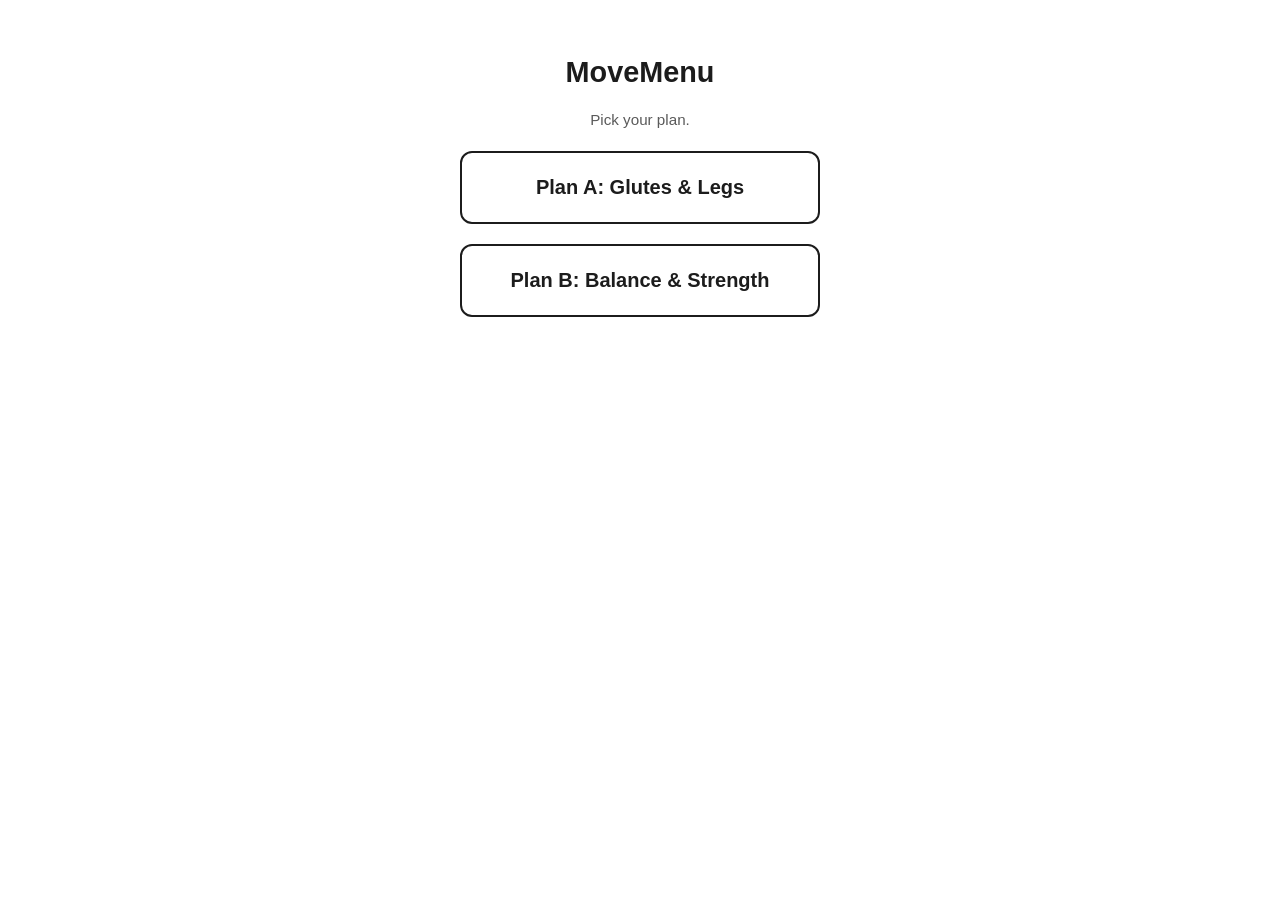
<file: index.html>
<!doctype html>
<html lang="en">
<head>
  <meta charset="utf-8">
  <meta name="viewport" content="width=device-width, initial-scale=1">
  <title>MoveMenu</title>
  <link rel="stylesheet" href="styles.css">
</head>
<body>
  <main class="splash">
    <h1>MoveMenu</h1>
    <p class="sub">Pick your plan.</p>
    <a class="plan-link" href="plan-a.html">Plan A: Glutes &amp; Legs</a>
    <a class="plan-link" href="plan-b.html">Plan B: Balance &amp; Strength</a>
  </main>
</body>
</html>
</file>
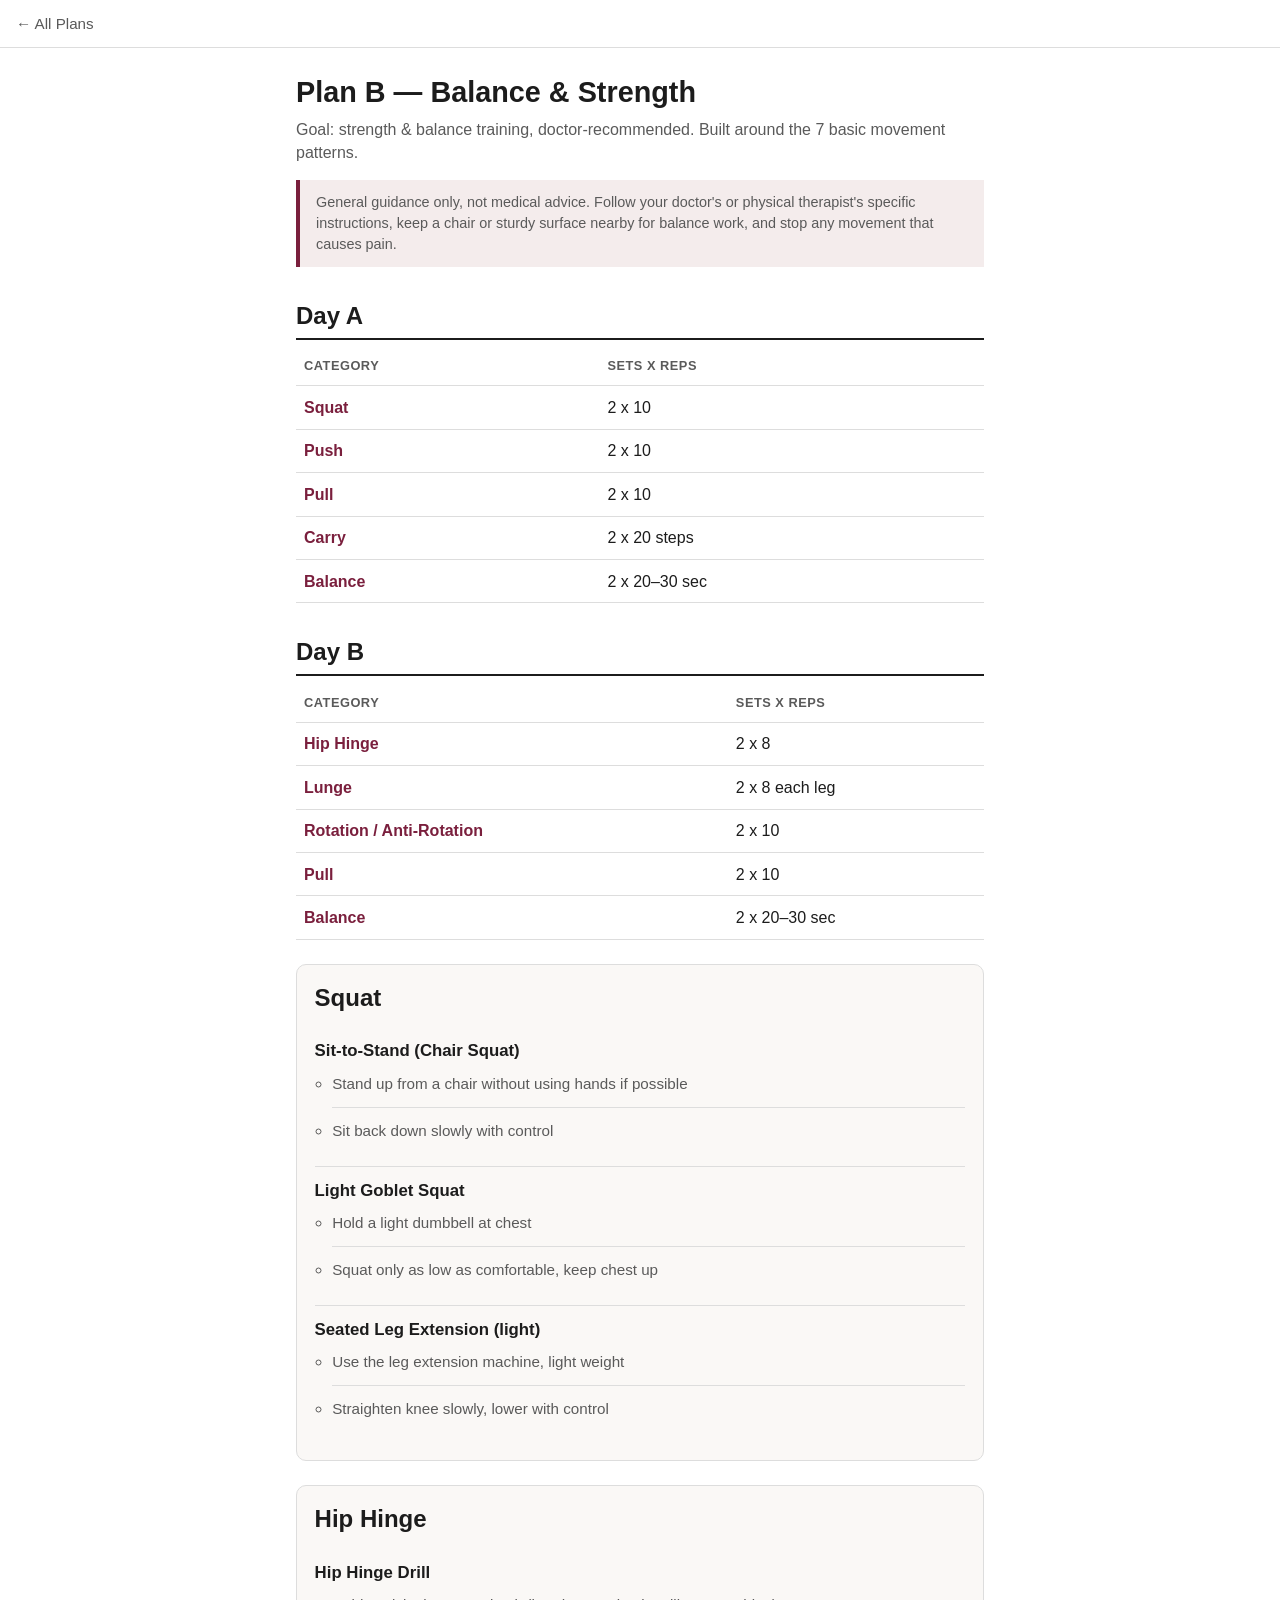
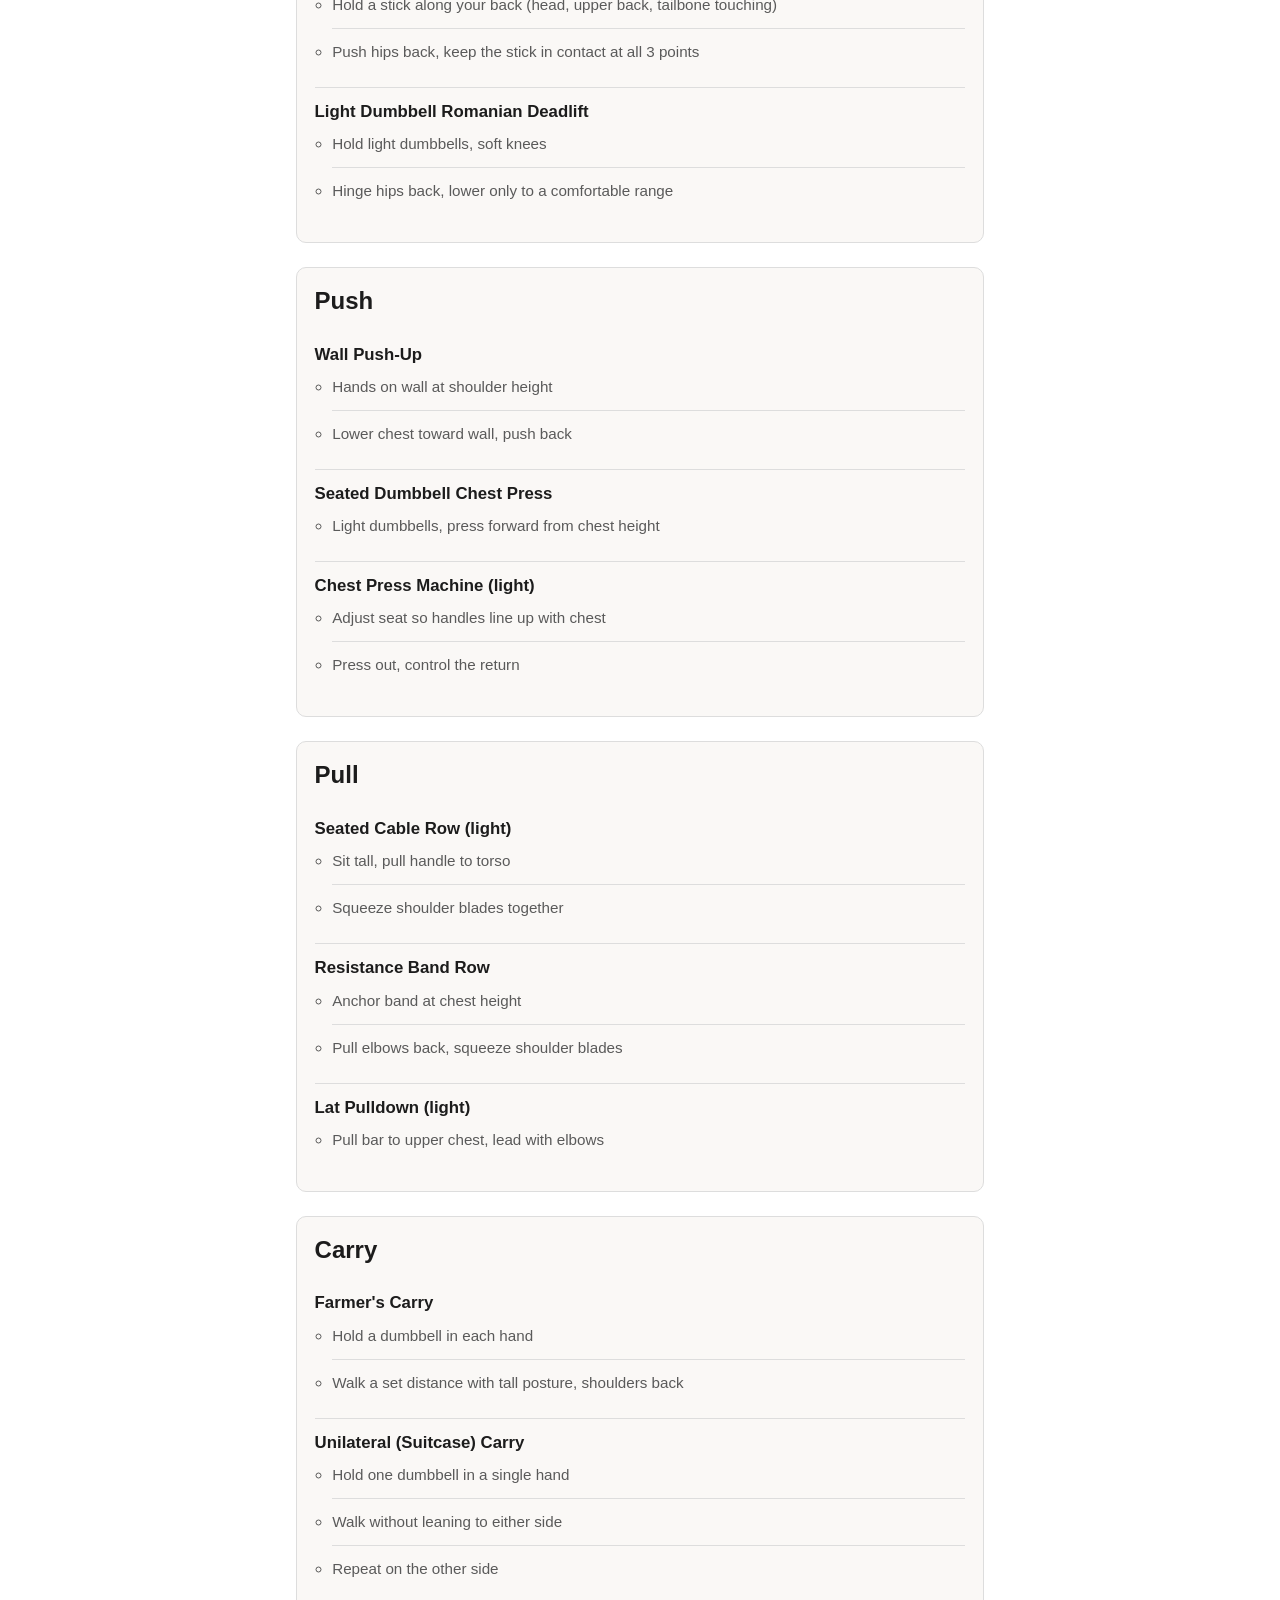
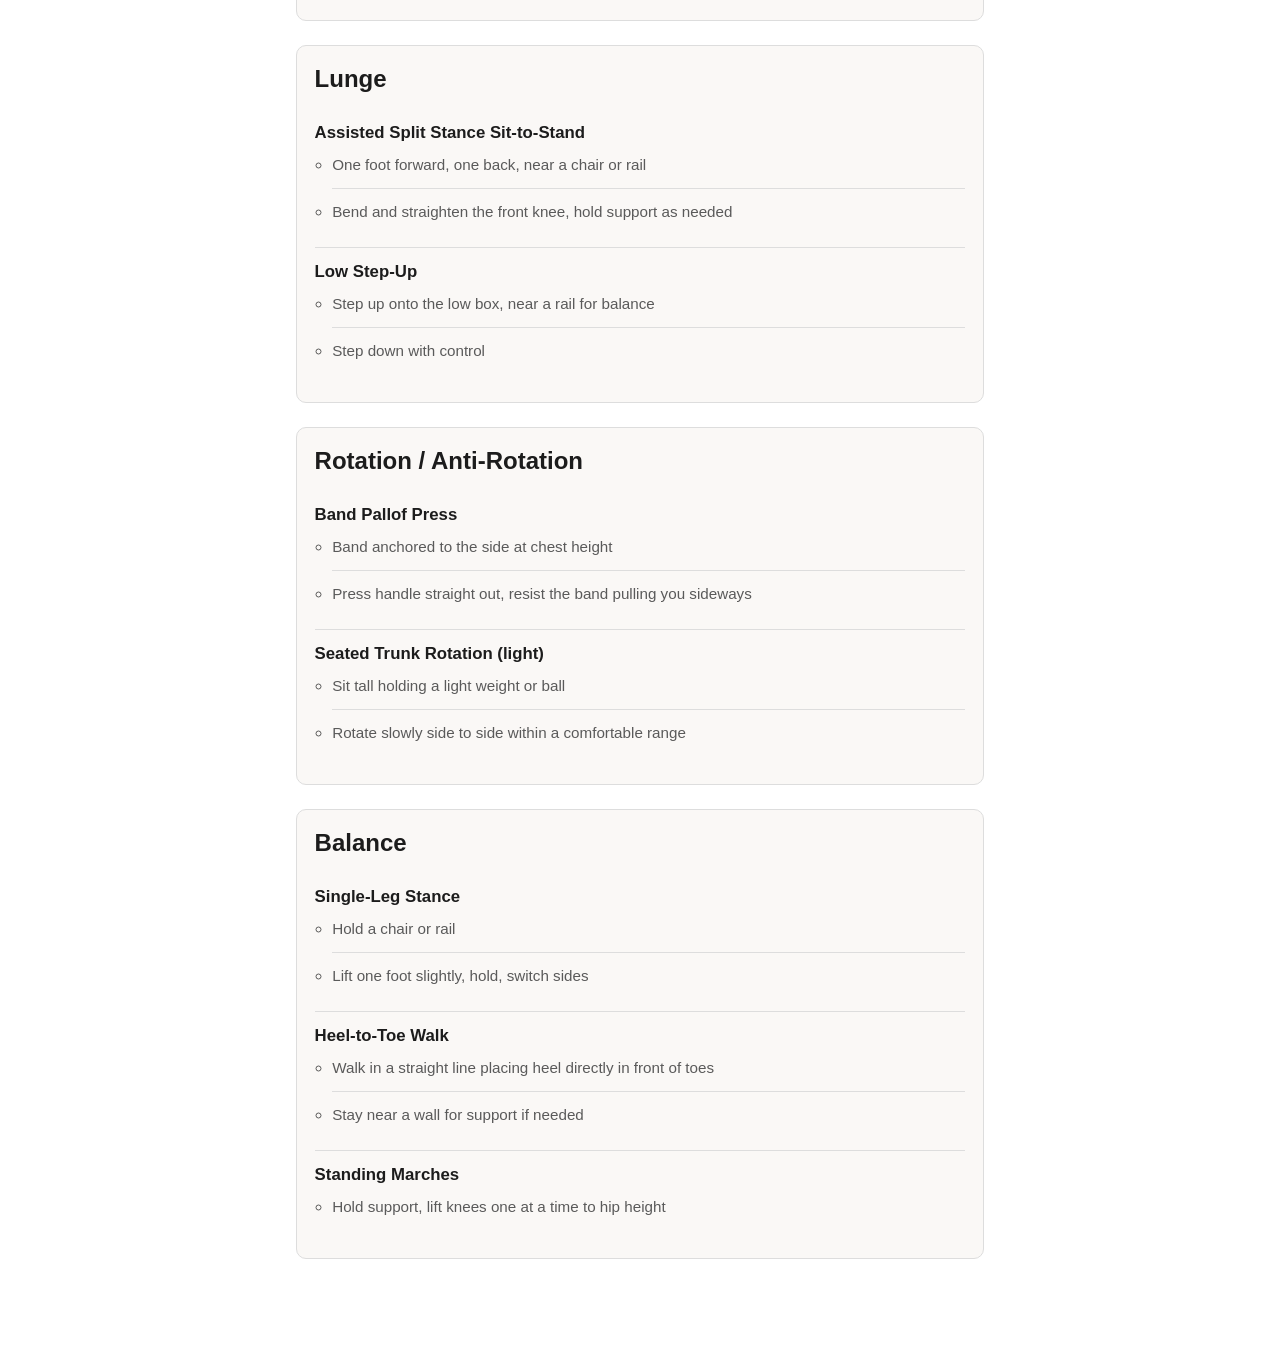
<file: balance-boss.html>
<!doctype html>
<html lang="en">
<head>
  <meta charset="utf-8">
  <meta name="viewport" content="width=device-width, initial-scale=1">
  <title>Plan B — MoveMenu</title>
  <link rel="stylesheet" href="styles.css">
</head>
<body>
  <nav class="top no-print"><a href="index.html">&larr; All Plans</a></nav>
  <main>
    <h1>Plan B — Balance &amp; Strength</h1>
    <p class="tagline">Goal: strength &amp; balance training, doctor-recommended. Built around the 7 basic movement patterns.</p>
    <div class="disclaimer">
      General guidance only, not medical advice. Follow your doctor's or physical therapist's specific instructions, keep a chair or sturdy surface nearby for balance work, and stop any movement that causes pain.
    </div>

    <h2 class="day-title">Day A</h2>
    <table class="split">
      <tr><th>Category</th><th>Sets x Reps</th></tr>
      <tr><td><a href="#squat">Squat</a></td><td>2 x 10</td></tr>
      <tr><td><a href="#push">Push</a></td><td>2 x 10</td></tr>
      <tr><td><a href="#pull">Pull</a></td><td>2 x 10</td></tr>
      <tr><td><a href="#carry">Carry</a></td><td>2 x 20 steps</td></tr>
      <tr><td><a href="#balance">Balance</a></td><td>2 x 20&ndash;30 sec</td></tr>
    </table>

    <h2 class="day-title">Day B</h2>
    <table class="split">
      <tr><th>Category</th><th>Sets x Reps</th></tr>
      <tr><td><a href="#hinge">Hip Hinge</a></td><td>2 x 8</td></tr>
      <tr><td><a href="#lunge">Lunge</a></td><td>2 x 8 each leg</td></tr>
      <tr><td><a href="#rotation">Rotation / Anti-Rotation</a></td><td>2 x 10</td></tr>
      <tr><td><a href="#pull">Pull</a></td><td>2 x 10</td></tr>
      <tr><td><a href="#balance">Balance</a></td><td>2 x 20&ndash;30 sec</td></tr>
    </table>

    <div class="card">
      <h2 id="squat">Squat</h2>
      <ul class="movement-list">
        <li>
          <h3>Sit-to-Stand (Chair Squat)</h3>
          <!-- image: none yet -->
          <ul><li>Stand up from a chair without using hands if possible</li><li>Sit back down slowly with control</li></ul>
        </li>
        <li>
          <h3>Light Goblet Squat</h3>
          <!-- image: none yet -->
          <ul><li>Hold a light dumbbell at chest</li><li>Squat only as low as comfortable, keep chest up</li></ul>
        </li>
        <li>
          <h3>Seated Leg Extension (light)</h3>
          <!-- image: none yet -->
          <ul><li>Use the leg extension machine, light weight</li><li>Straighten knee slowly, lower with control</li></ul>
        </li>
      </ul>
    </div>

    <div class="card">
      <h2 id="hinge">Hip Hinge</h2>
      <ul class="movement-list">
        <li>
          <h3>Hip Hinge Drill</h3>
          <!-- image: none yet -->
          <ul><li>Hold a stick along your back (head, upper back, tailbone touching)</li><li>Push hips back, keep the stick in contact at all 3 points</li></ul>
        </li>
        <li>
          <h3>Light Dumbbell Romanian Deadlift</h3>
          <!-- image: none yet -->
          <ul><li>Hold light dumbbells, soft knees</li><li>Hinge hips back, lower only to a comfortable range</li></ul>
        </li>
      </ul>
    </div>

    <div class="card">
      <h2 id="push">Push</h2>
      <ul class="movement-list">
        <li>
          <h3>Wall Push-Up</h3>
          <!-- image: none yet -->
          <ul><li>Hands on wall at shoulder height</li><li>Lower chest toward wall, push back</li></ul>
        </li>
        <li>
          <h3>Seated Dumbbell Chest Press</h3>
          <!-- image: none yet -->
          <ul><li>Light dumbbells, press forward from chest height</li></ul>
        </li>
        <li>
          <h3>Chest Press Machine (light)</h3>
          <!-- image: none yet -->
          <ul><li>Adjust seat so handles line up with chest</li><li>Press out, control the return</li></ul>
        </li>
      </ul>
    </div>

    <div class="card">
      <h2 id="pull">Pull</h2>
      <ul class="movement-list">
        <li>
          <h3>Seated Cable Row (light)</h3>
          <!-- image: none yet -->
          <ul><li>Sit tall, pull handle to torso</li><li>Squeeze shoulder blades together</li></ul>
        </li>
        <li>
          <h3>Resistance Band Row</h3>
          <!-- image: none yet -->
          <ul><li>Anchor band at chest height</li><li>Pull elbows back, squeeze shoulder blades</li></ul>
        </li>
        <li>
          <h3>Lat Pulldown (light)</h3>
          <!-- image: none yet -->
          <ul><li>Pull bar to upper chest, lead with elbows</li></ul>
        </li>
      </ul>
    </div>

    <div class="card">
      <h2 id="carry">Carry</h2>
      <ul class="movement-list">
        <li>
          <h3>Farmer's Carry</h3>
          <!-- image: none yet -->
          <ul><li>Hold a dumbbell in each hand</li><li>Walk a set distance with tall posture, shoulders back</li></ul>
        </li>
        <li>
          <h3>Unilateral (Suitcase) Carry</h3>
          <!-- image: none yet -->
          <ul><li>Hold one dumbbell in a single hand</li><li>Walk without leaning to either side</li><li>Repeat on the other side</li></ul>
        </li>
      </ul>
    </div>

    <div class="card">
      <h2 id="lunge">Lunge</h2>
      <ul class="movement-list">
        <li>
          <h3>Assisted Split Stance Sit-to-Stand</h3>
          <!-- image: none yet -->
          <ul><li>One foot forward, one back, near a chair or rail</li><li>Bend and straighten the front knee, hold support as needed</li></ul>
        </li>
        <li>
          <h3>Low Step-Up</h3>
          <!-- image: none yet -->
          <ul><li>Step up onto the low box, near a rail for balance</li><li>Step down with control</li></ul>
        </li>
      </ul>
    </div>

    <div class="card">
      <h2 id="rotation">Rotation / Anti-Rotation</h2>
      <ul class="movement-list">
        <li>
          <h3>Band Pallof Press</h3>
          <!-- image: none yet -->
          <ul><li>Band anchored to the side at chest height</li><li>Press handle straight out, resist the band pulling you sideways</li></ul>
        </li>
        <li>
          <h3>Seated Trunk Rotation (light)</h3>
          <!-- image: none yet -->
          <ul><li>Sit tall holding a light weight or ball</li><li>Rotate slowly side to side within a comfortable range</li></ul>
        </li>
      </ul>
    </div>

    <div class="card">
      <h2 id="balance">Balance</h2>
      <ul class="movement-list">
        <li>
          <h3>Single-Leg Stance</h3>
          <!-- image: none yet -->
          <ul><li>Hold a chair or rail</li><li>Lift one foot slightly, hold, switch sides</li></ul>
        </li>
        <li>
          <h3>Heel-to-Toe Walk</h3>
          <!-- image: none yet -->
          <ul><li>Walk in a straight line placing heel directly in front of toes</li><li>Stay near a wall for support if needed</li></ul>
        </li>
        <li>
          <h3>Standing Marches</h3>
          <!-- image: none yet -->
          <ul><li>Hold support, lift knees one at a time to hip height</li></ul>
        </li>
      </ul>
    </div>

  </main>
</body>
</html>
</file>
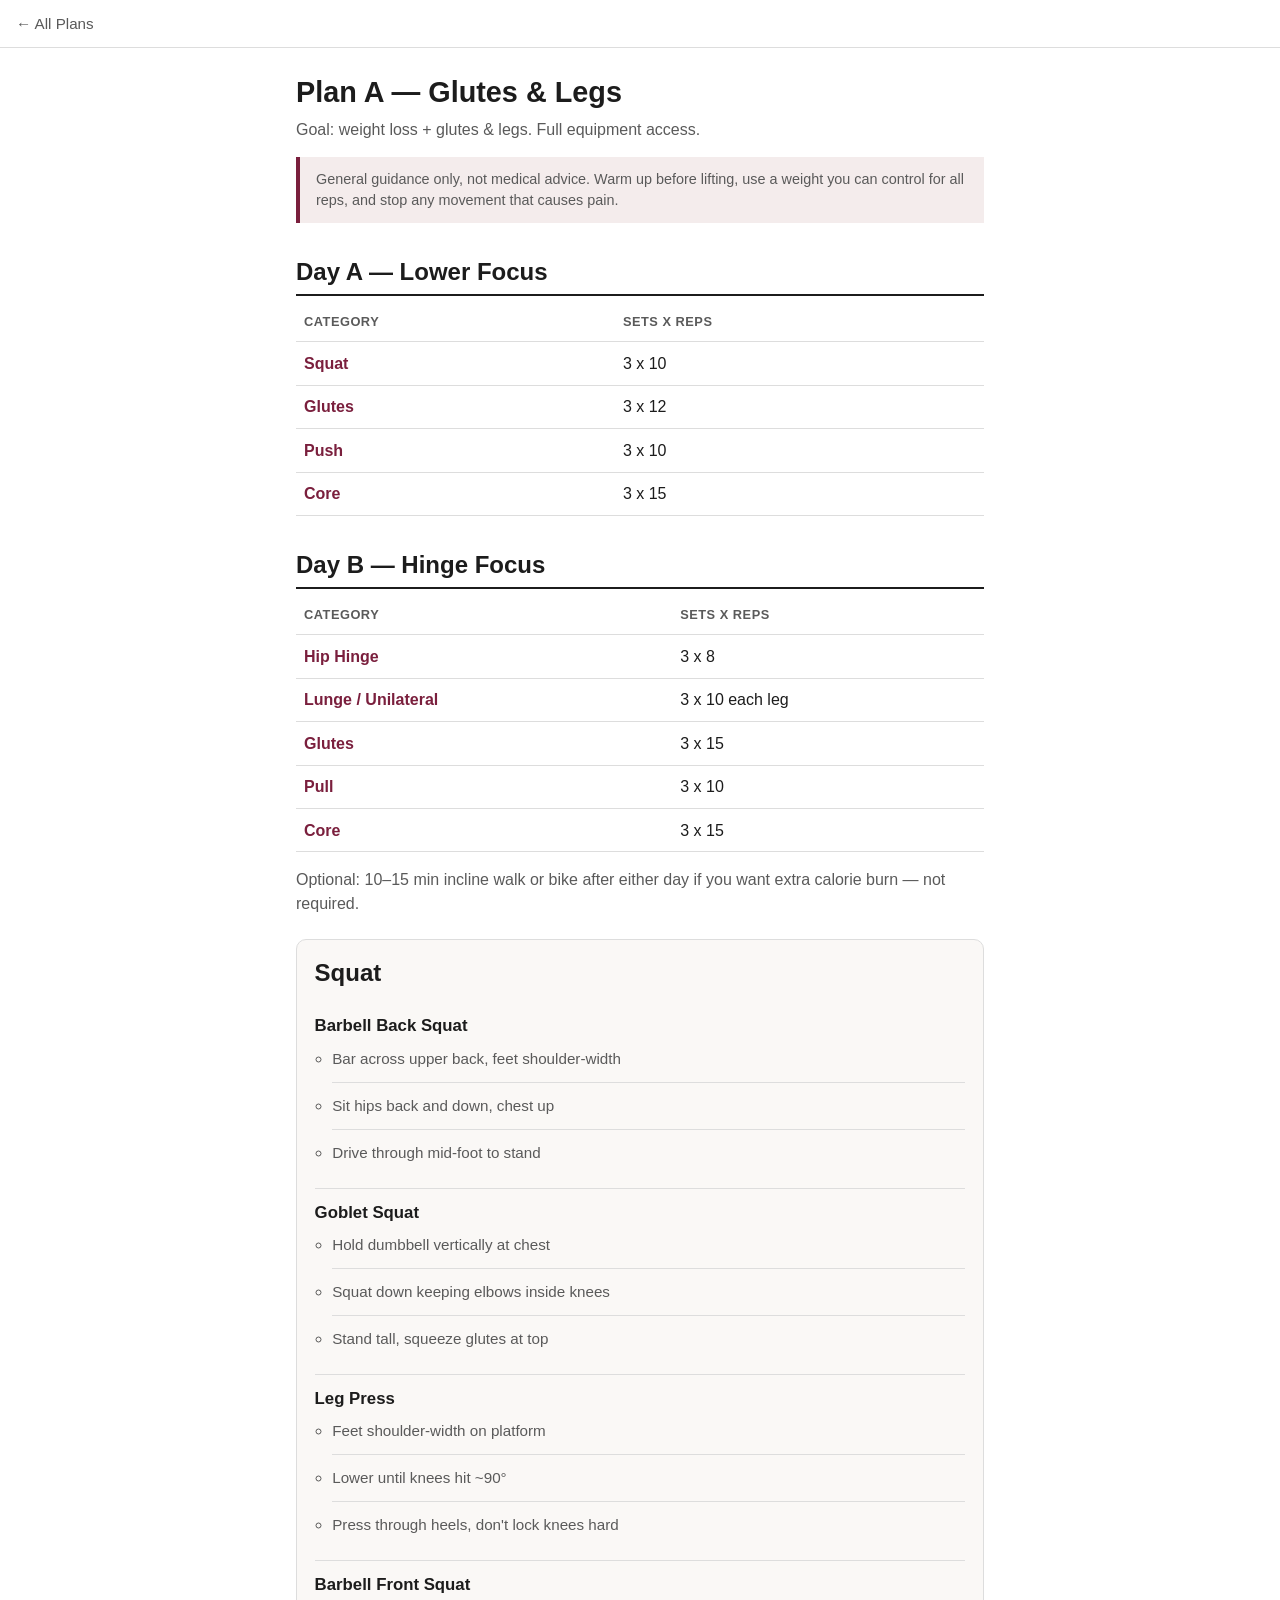
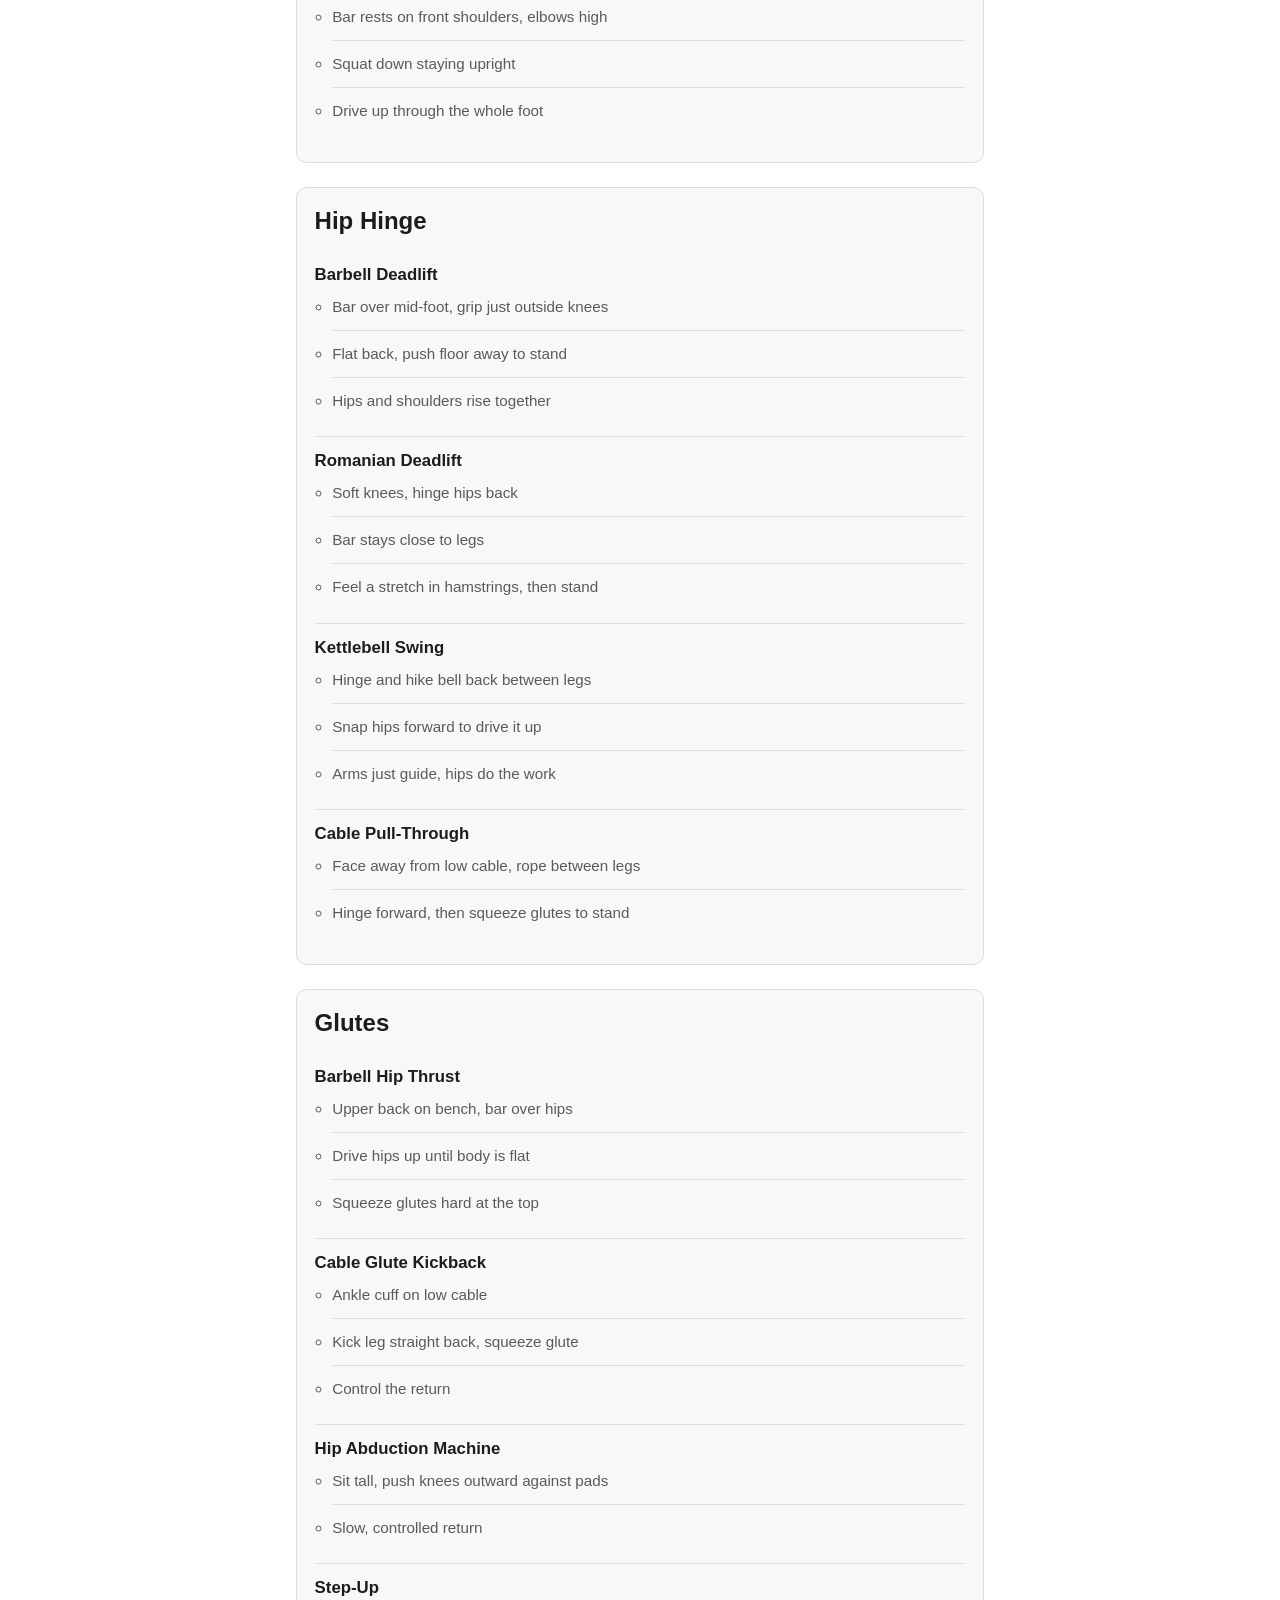
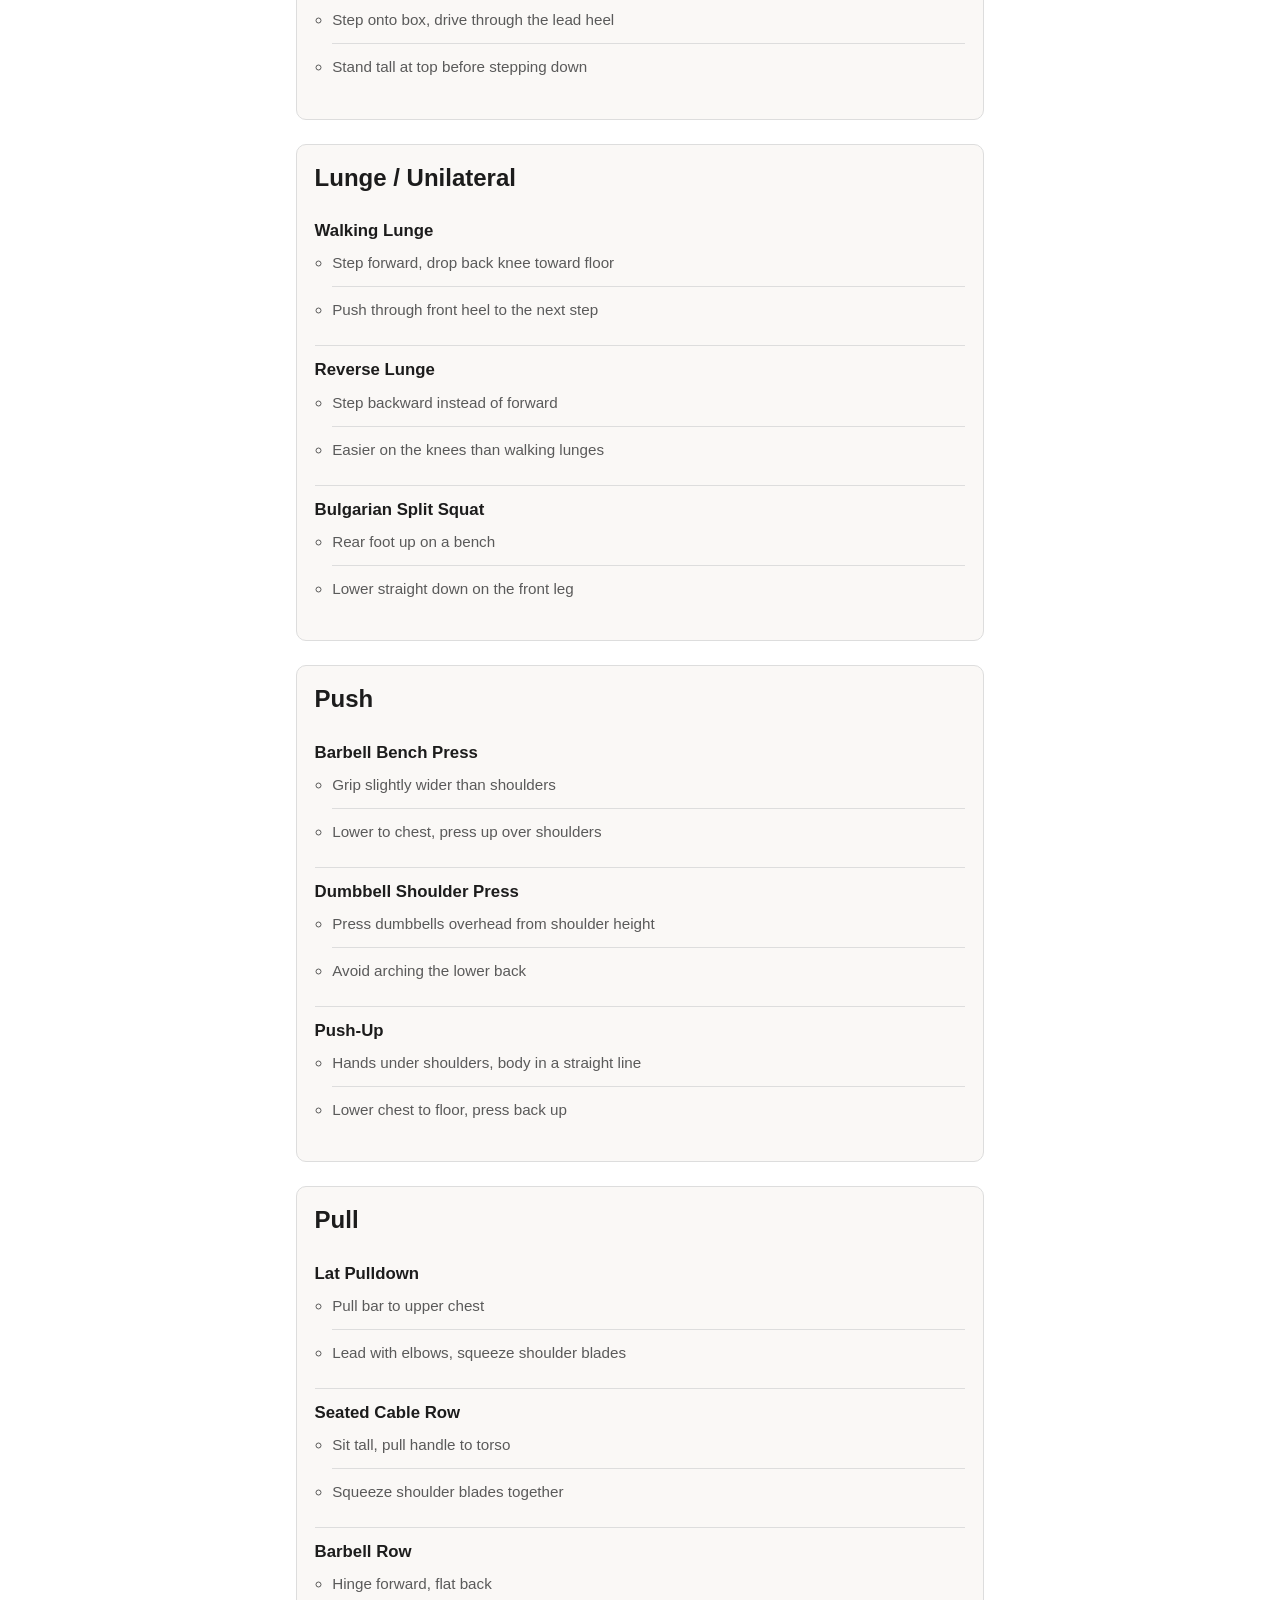
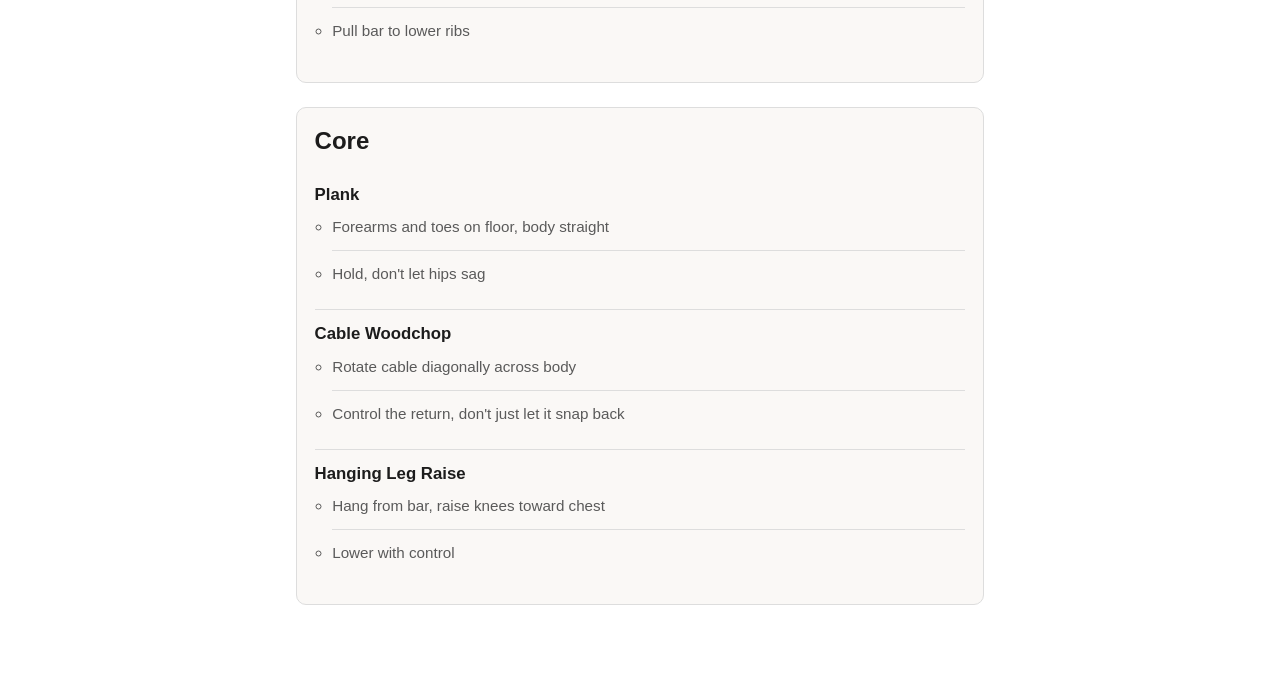
<file: glute-general.html>
<!doctype html>
<html lang="en">
<head>
  <meta charset="utf-8">
  <meta name="viewport" content="width=device-width, initial-scale=1">
  <title>Plan A — MoveMenu</title>
  <link rel="stylesheet" href="styles.css">
</head>
<body>
  <nav class="top no-print"><a href="index.html">&larr; All Plans</a></nav>
  <main>
    <h1>Plan A — Glutes &amp; Legs</h1>
    <p class="tagline">Goal: weight loss + glutes &amp; legs. Full equipment access.</p>
    <div class="disclaimer">
      General guidance only, not medical advice. Warm up before lifting, use a weight you can control for all reps, and stop any movement that causes pain.
    </div>

    <h2 class="day-title">Day A — Lower Focus</h2>
    <table class="split">
      <tr><th>Category</th><th>Sets x Reps</th></tr>
      <tr><td><a href="#squat">Squat</a></td><td>3 x 10</td></tr>
      <tr><td><a href="#glutes">Glutes</a></td><td>3 x 12</td></tr>
      <tr><td><a href="#push">Push</a></td><td>3 x 10</td></tr>
      <tr><td><a href="#core">Core</a></td><td>3 x 15</td></tr>
    </table>

    <h2 class="day-title">Day B — Hinge Focus</h2>
    <table class="split">
      <tr><th>Category</th><th>Sets x Reps</th></tr>
      <tr><td><a href="#hinge">Hip Hinge</a></td><td>3 x 8</td></tr>
      <tr><td><a href="#lunge">Lunge / Unilateral</a></td><td>3 x 10 each leg</td></tr>
      <tr><td><a href="#glutes">Glutes</a></td><td>3 x 15</td></tr>
      <tr><td><a href="#pull">Pull</a></td><td>3 x 10</td></tr>
      <tr><td><a href="#core">Core</a></td><td>3 x 15</td></tr>
    </table>

    <p class="tagline">Optional: 10&ndash;15 min incline walk or bike after either day if you want extra calorie burn — not required.</p>

    <div class="card">
      <h2 id="squat">Squat</h2>
      <ul class="movement-list">
        <li>
          <h3>Barbell Back Squat</h3>
          <!-- image: none yet -->
          <ul><li>Bar across upper back, feet shoulder-width</li><li>Sit hips back and down, chest up</li><li>Drive through mid-foot to stand</li></ul>
        </li>
        <li>
          <h3>Goblet Squat</h3>
          <!-- image: none yet -->
          <ul><li>Hold dumbbell vertically at chest</li><li>Squat down keeping elbows inside knees</li><li>Stand tall, squeeze glutes at top</li></ul>
        </li>
        <li>
          <h3>Leg Press</h3>
          <!-- image: none yet -->
          <ul><li>Feet shoulder-width on platform</li><li>Lower until knees hit ~90&deg;</li><li>Press through heels, don't lock knees hard</li></ul>
        </li>
        <li>
          <h3>Barbell Front Squat</h3>
          <!-- image: none yet -->
          <ul><li>Bar rests on front shoulders, elbows high</li><li>Squat down staying upright</li><li>Drive up through the whole foot</li></ul>
        </li>
      </ul>
    </div>

    <div class="card">
      <h2 id="hinge">Hip Hinge</h2>
      <ul class="movement-list">
        <li>
          <h3>Barbell Deadlift</h3>
          <!-- image: none yet -->
          <ul><li>Bar over mid-foot, grip just outside knees</li><li>Flat back, push floor away to stand</li><li>Hips and shoulders rise together</li></ul>
        </li>
        <li>
          <h3>Romanian Deadlift</h3>
          <!-- image: none yet -->
          <ul><li>Soft knees, hinge hips back</li><li>Bar stays close to legs</li><li>Feel a stretch in hamstrings, then stand</li></ul>
        </li>
        <li>
          <h3>Kettlebell Swing</h3>
          <!-- image: none yet -->
          <ul><li>Hinge and hike bell back between legs</li><li>Snap hips forward to drive it up</li><li>Arms just guide, hips do the work</li></ul>
        </li>
        <li>
          <h3>Cable Pull-Through</h3>
          <!-- image: none yet -->
          <ul><li>Face away from low cable, rope between legs</li><li>Hinge forward, then squeeze glutes to stand</li></ul>
        </li>
      </ul>
    </div>

    <div class="card">
      <h2 id="glutes">Glutes</h2>
      <ul class="movement-list">
        <li>
          <h3>Barbell Hip Thrust</h3>
          <!-- image: none yet -->
          <ul><li>Upper back on bench, bar over hips</li><li>Drive hips up until body is flat</li><li>Squeeze glutes hard at the top</li></ul>
        </li>
        <li>
          <h3>Cable Glute Kickback</h3>
          <!-- image: none yet -->
          <ul><li>Ankle cuff on low cable</li><li>Kick leg straight back, squeeze glute</li><li>Control the return</li></ul>
        </li>
        <li>
          <h3>Hip Abduction Machine</h3>
          <!-- image: none yet -->
          <ul><li>Sit tall, push knees outward against pads</li><li>Slow, controlled return</li></ul>
        </li>
        <li>
          <h3>Step-Up</h3>
          <!-- image: none yet -->
          <ul><li>Step onto box, drive through the lead heel</li><li>Stand tall at top before stepping down</li></ul>
        </li>
      </ul>
    </div>

    <div class="card">
      <h2 id="lunge">Lunge / Unilateral</h2>
      <ul class="movement-list">
        <li>
          <h3>Walking Lunge</h3>
          <!-- image: none yet -->
          <ul><li>Step forward, drop back knee toward floor</li><li>Push through front heel to the next step</li></ul>
        </li>
        <li>
          <h3>Reverse Lunge</h3>
          <!-- image: none yet -->
          <ul><li>Step backward instead of forward</li><li>Easier on the knees than walking lunges</li></ul>
        </li>
        <li>
          <h3>Bulgarian Split Squat</h3>
          <!-- image: none yet -->
          <ul><li>Rear foot up on a bench</li><li>Lower straight down on the front leg</li></ul>
        </li>
      </ul>
    </div>

    <div class="card">
      <h2 id="push">Push</h2>
      <ul class="movement-list">
        <li>
          <h3>Barbell Bench Press</h3>
          <!-- image: none yet -->
          <ul><li>Grip slightly wider than shoulders</li><li>Lower to chest, press up over shoulders</li></ul>
        </li>
        <li>
          <h3>Dumbbell Shoulder Press</h3>
          <!-- image: none yet -->
          <ul><li>Press dumbbells overhead from shoulder height</li><li>Avoid arching the lower back</li></ul>
        </li>
        <li>
          <h3>Push-Up</h3>
          <!-- image: none yet -->
          <ul><li>Hands under shoulders, body in a straight line</li><li>Lower chest to floor, press back up</li></ul>
        </li>
      </ul>
    </div>

    <div class="card">
      <h2 id="pull">Pull</h2>
      <ul class="movement-list">
        <li>
          <h3>Lat Pulldown</h3>
          <!-- image: none yet -->
          <ul><li>Pull bar to upper chest</li><li>Lead with elbows, squeeze shoulder blades</li></ul>
        </li>
        <li>
          <h3>Seated Cable Row</h3>
          <!-- image: none yet -->
          <ul><li>Sit tall, pull handle to torso</li><li>Squeeze shoulder blades together</li></ul>
        </li>
        <li>
          <h3>Barbell Row</h3>
          <!-- image: none yet -->
          <ul><li>Hinge forward, flat back</li><li>Pull bar to lower ribs</li></ul>
        </li>
      </ul>
    </div>

    <div class="card">
      <h2 id="core">Core</h2>
      <ul class="movement-list">
        <li>
          <h3>Plank</h3>
          <!-- image: none yet -->
          <ul><li>Forearms and toes on floor, body straight</li><li>Hold, don't let hips sag</li></ul>
        </li>
        <li>
          <h3>Cable Woodchop</h3>
          <!-- image: none yet -->
          <ul><li>Rotate cable diagonally across body</li><li>Control the return, don't just let it snap back</li></ul>
        </li>
        <li>
          <h3>Hanging Leg Raise</h3>
          <!-- image: none yet -->
          <ul><li>Hang from bar, raise knees toward chest</li><li>Lower with control</li></ul>
        </li>
      </ul>
    </div>
  </main>
</body>
</html>
</file>
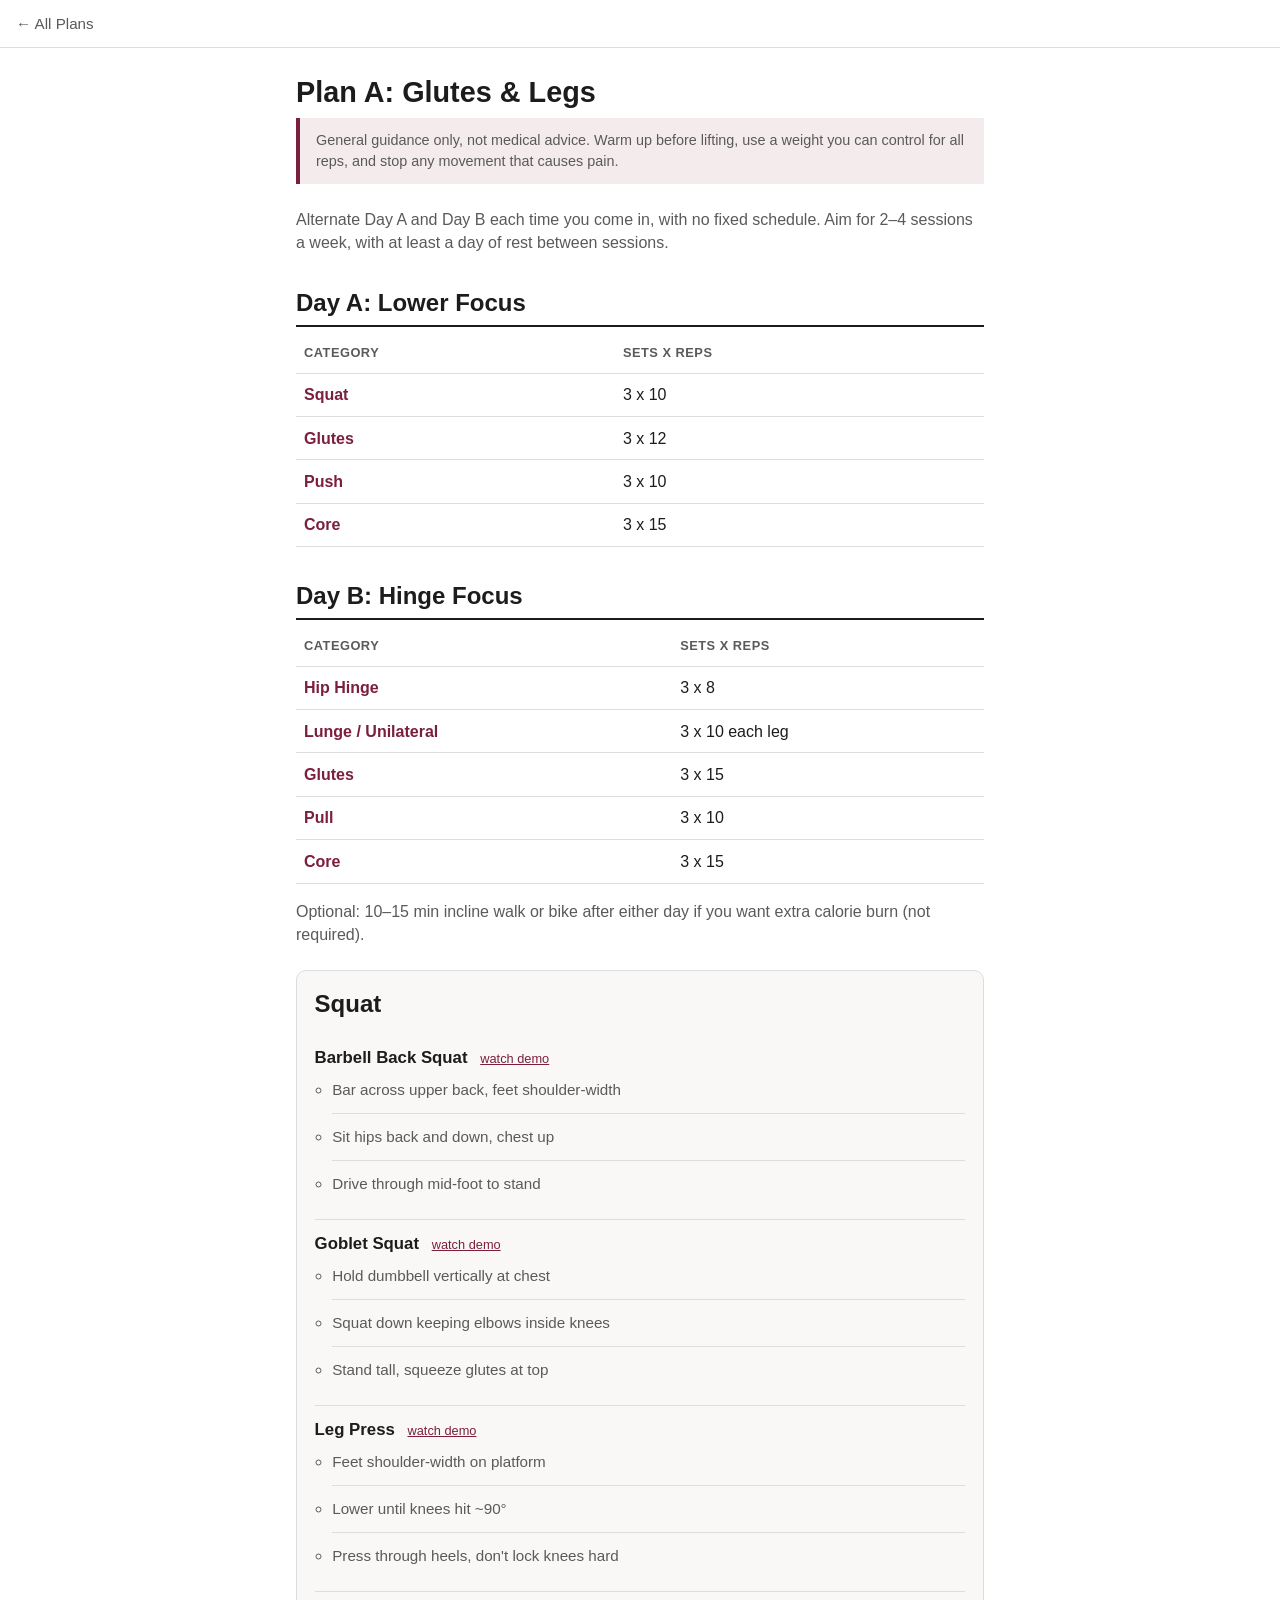
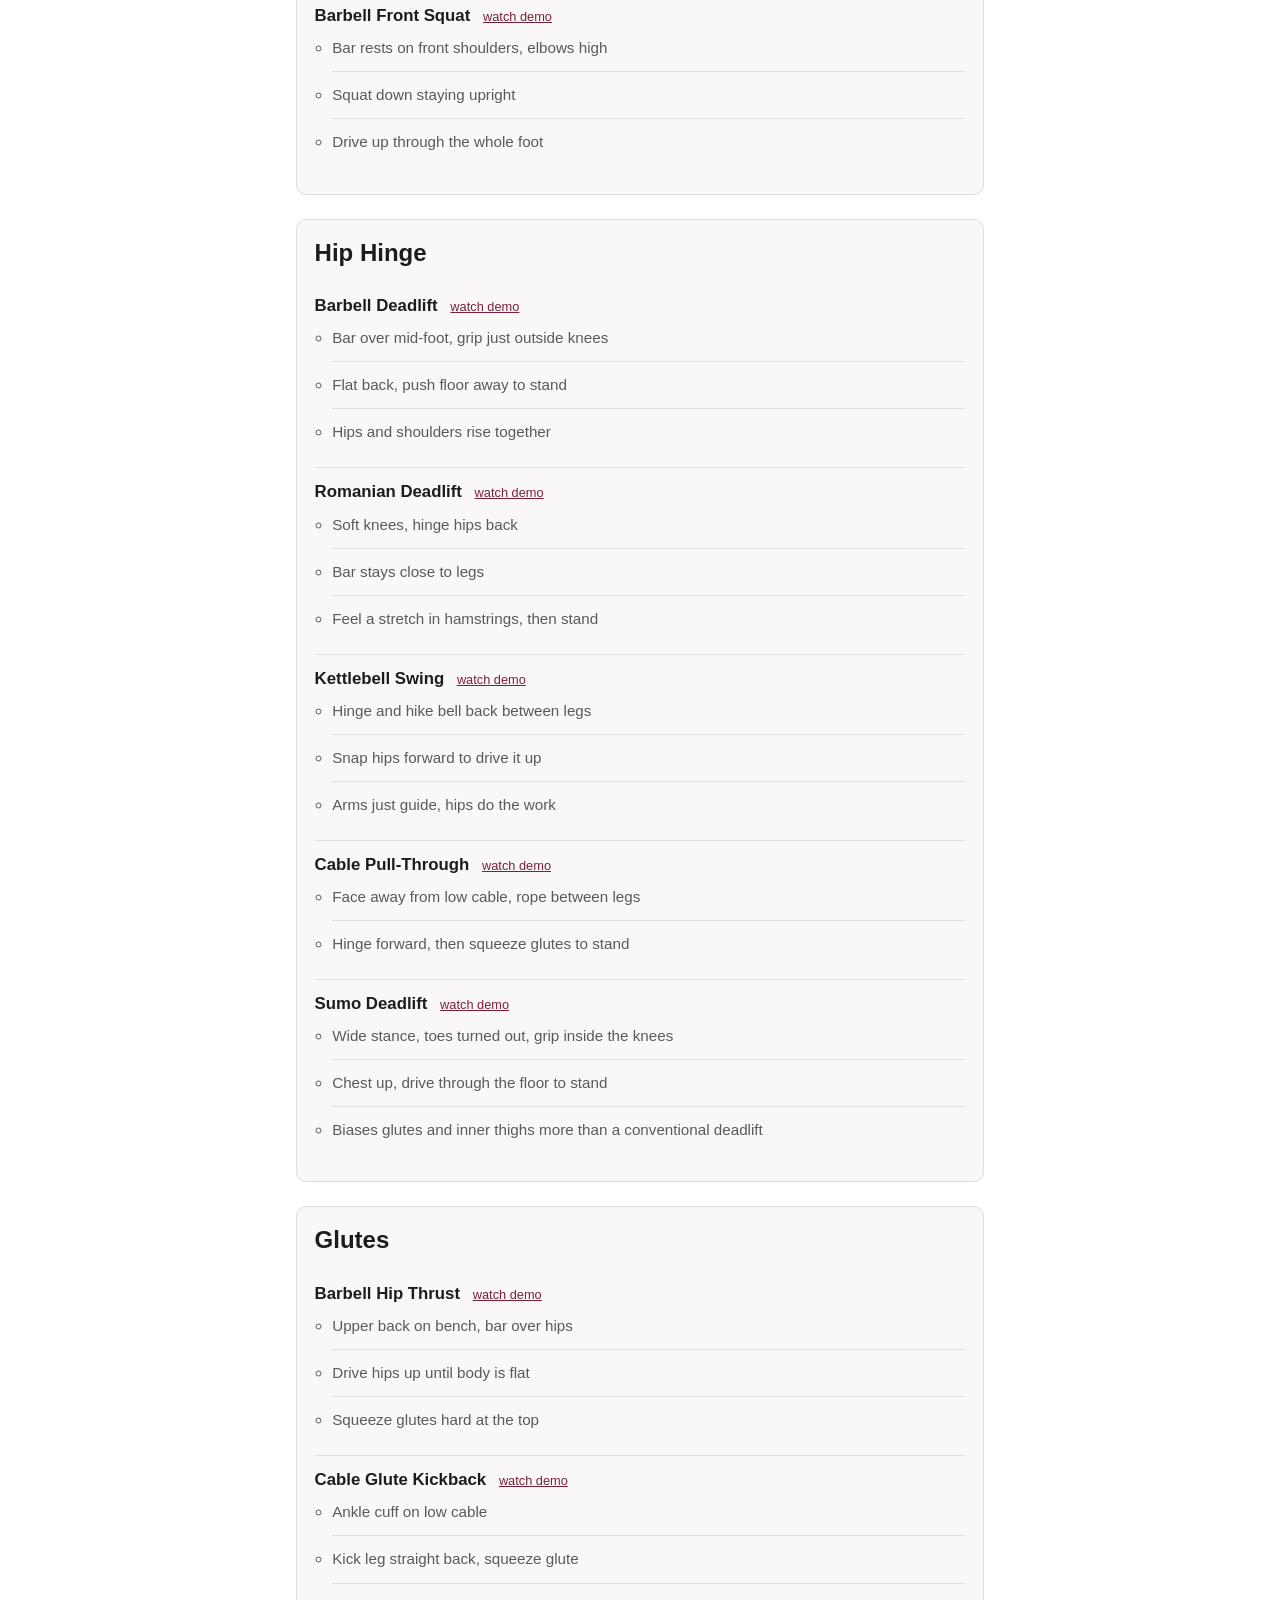
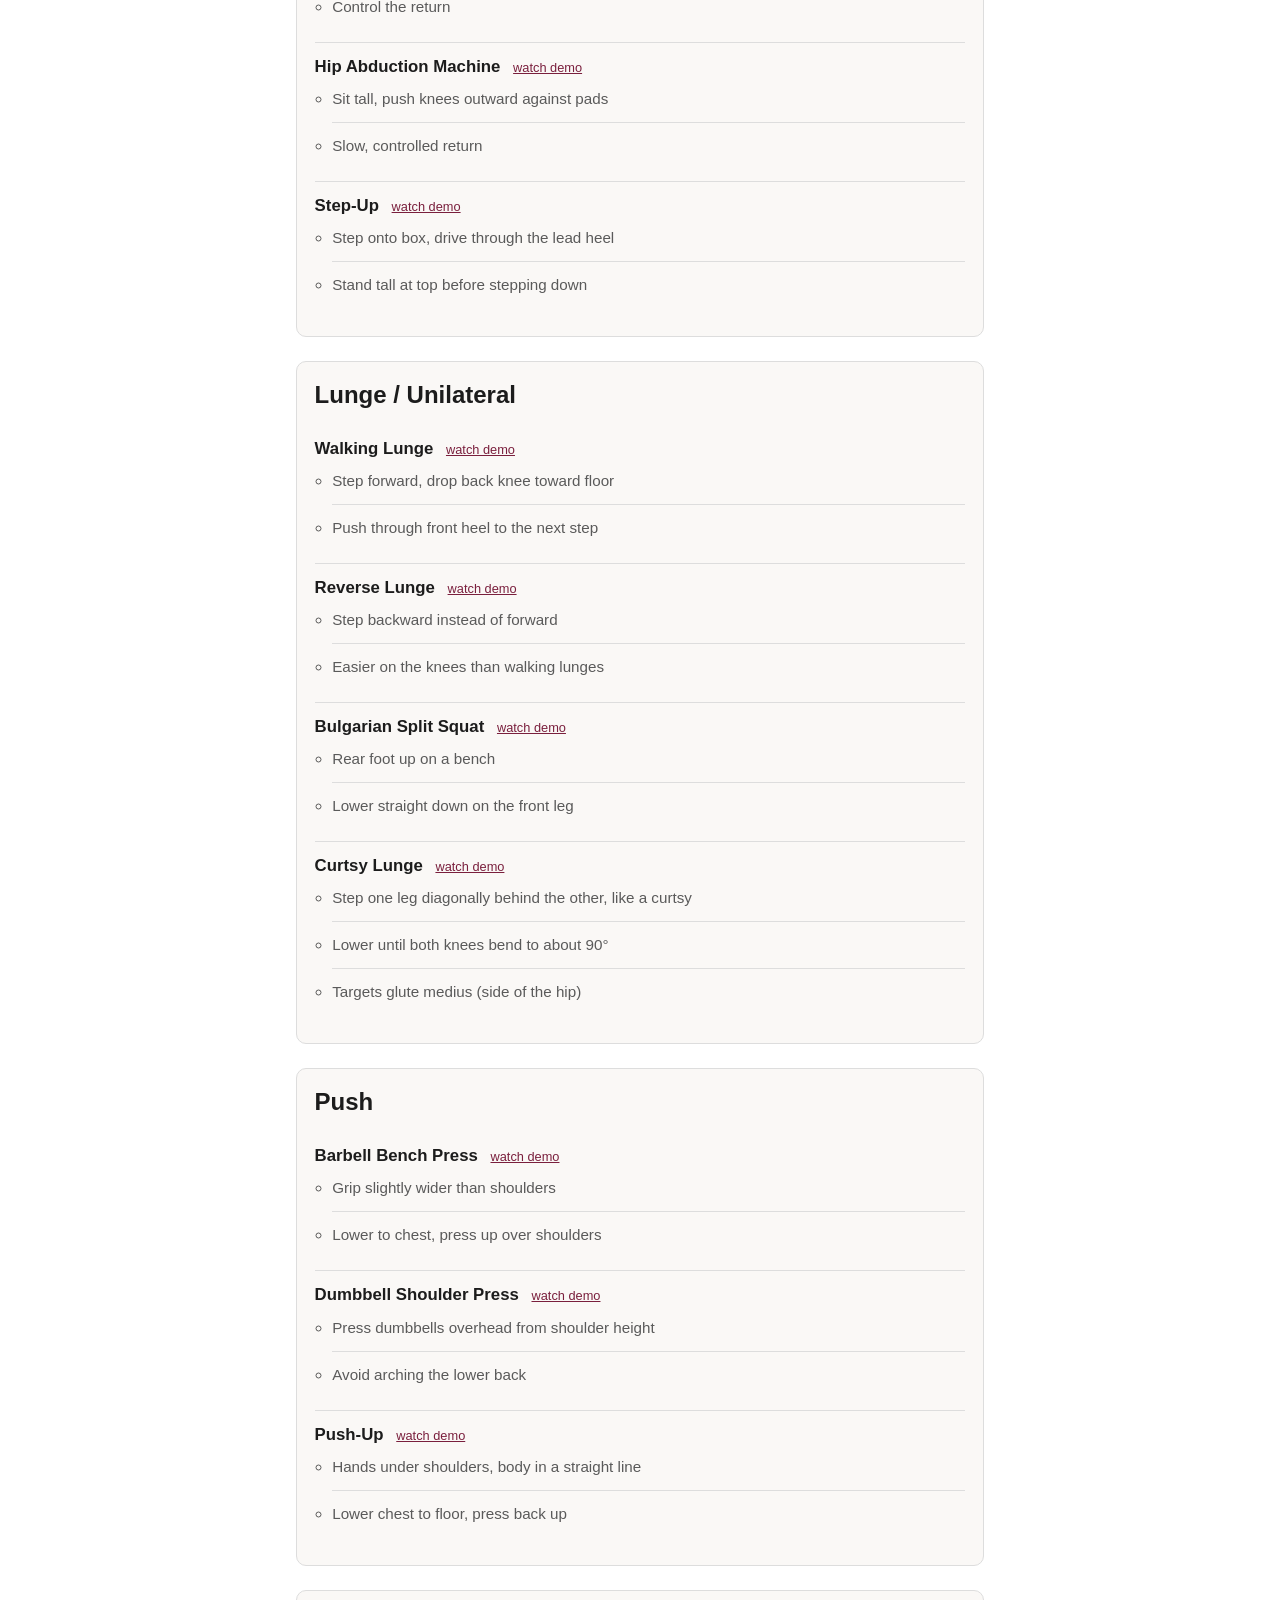
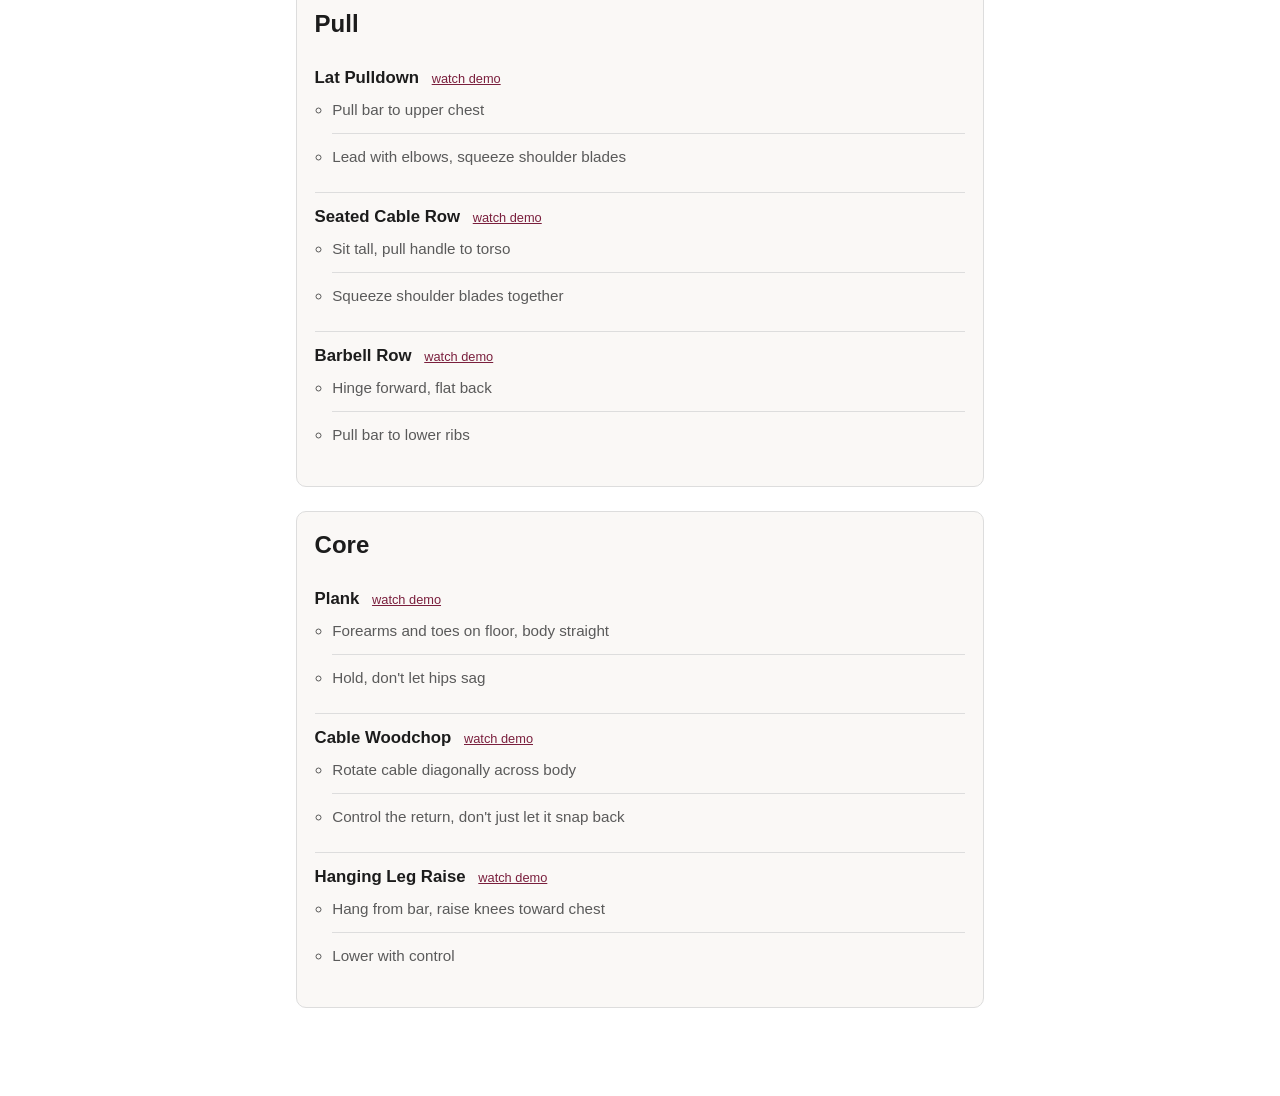
<file: plan-a.html>
<!doctype html>
<html lang="en">
<head>
  <meta charset="utf-8">
  <meta name="viewport" content="width=device-width, initial-scale=1">
  <title>Plan A: MoveMenu</title>
  <link rel="stylesheet" href="styles.css">
</head>
<body>
  <nav class="top no-print"><a href="index.html">&larr; All Plans</a></nav>
  <main>
    <h1>Plan A: Glutes &amp; Legs</h1>
    <div class="disclaimer">
      General guidance only, not medical advice. Warm up before lifting, use a weight you can control for all reps, and stop any movement that causes pain.
    </div>
    <p class="tagline">Alternate Day A and Day B each time you come in, with no fixed schedule. Aim for 2&ndash;4 sessions a week, with at least a day of rest between sessions.</p>

    <h2 class="day-title">Day A: Lower Focus</h2>
    <table class="split">
      <tr><th>Category</th><th>Sets x Reps</th></tr>
      <tr><td><a href="#squat">Squat</a></td><td>3 x 10</td></tr>
      <tr><td><a href="#glutes">Glutes</a></td><td>3 x 12</td></tr>
      <tr><td><a href="#push">Push</a></td><td>3 x 10</td></tr>
      <tr><td><a href="#core">Core</a></td><td>3 x 15</td></tr>
    </table>

    <h2 class="day-title">Day B: Hinge Focus</h2>
    <table class="split">
      <tr><th>Category</th><th>Sets x Reps</th></tr>
      <tr><td><a href="#hinge">Hip Hinge</a></td><td>3 x 8</td></tr>
      <tr><td><a href="#lunge">Lunge / Unilateral</a></td><td>3 x 10 each leg</td></tr>
      <tr><td><a href="#glutes">Glutes</a></td><td>3 x 15</td></tr>
      <tr><td><a href="#pull">Pull</a></td><td>3 x 10</td></tr>
      <tr><td><a href="#core">Core</a></td><td>3 x 15</td></tr>
    </table>

    <p class="tagline">Optional: 10&ndash;15 min incline walk or bike after either day if you want extra calorie burn (not required).</p>

    <div class="card">
      <h2 id="squat">Squat</h2>
      <ul class="movement-list">
        <li>
          <h3>Barbell Back Squat <a class="demo-link" href="https://exrx.net/WeightExercises/Quadriceps/BBSquat" target="_blank" rel="noopener">watch demo</a></h3>
          <ul><li>Bar across upper back, feet shoulder-width</li><li>Sit hips back and down, chest up</li><li>Drive through mid-foot to stand</li></ul>
        </li>
        <li>
          <h3>Goblet Squat <a class="demo-link" href="https://exrx.net/WeightExercises/Kettlebell/KBGobletSquat" target="_blank" rel="noopener">watch demo</a></h3>
          <ul><li>Hold dumbbell vertically at chest</li><li>Squat down keeping elbows inside knees</li><li>Stand tall, squeeze glutes at top</li></ul>
        </li>
        <li>
          <h3>Leg Press <a class="demo-link" href="https://exrx.net/WeightExercises/Quadriceps/SL45LegPress" target="_blank" rel="noopener">watch demo</a></h3>
          <ul><li>Feet shoulder-width on platform</li><li>Lower until knees hit ~90&deg;</li><li>Press through heels, don't lock knees hard</li></ul>
        </li>
        <li>
          <h3>Barbell Front Squat <a class="demo-link" href="https://exrx.net/WeightExercises/Quadriceps/BBFrontSquat" target="_blank" rel="noopener">watch demo</a></h3>
          <ul><li>Bar rests on front shoulders, elbows high</li><li>Squat down staying upright</li><li>Drive up through the whole foot</li></ul>
        </li>
      </ul>
    </div>

    <div class="card">
      <h2 id="hinge">Hip Hinge</h2>
      <ul class="movement-list">
        <li>
          <h3>Barbell Deadlift <a class="demo-link" href="https://exrx.net/WeightExercises/GluteusMaximus/BBDeadlift" target="_blank" rel="noopener">watch demo</a></h3>
          <ul><li>Bar over mid-foot, grip just outside knees</li><li>Flat back, push floor away to stand</li><li>Hips and shoulders rise together</li></ul>
        </li>
        <li>
          <h3>Romanian Deadlift <a class="demo-link" href="https://exrx.net/WeightExercises/OlympicLifts/RomanianDeadlift" target="_blank" rel="noopener">watch demo</a></h3>
          <ul><li>Soft knees, hinge hips back</li><li>Bar stays close to legs</li><li>Feel a stretch in hamstrings, then stand</li></ul>
        </li>
        <li>
          <h3>Kettlebell Swing <a class="demo-link" href="https://exrx.net/WeightExercises/Kettlebell/KBSwing" target="_blank" rel="noopener">watch demo</a></h3>
          <ul><li>Hinge and hike bell back between legs</li><li>Snap hips forward to drive it up</li><li>Arms just guide, hips do the work</li></ul>
        </li>
        <li>
          <h3>Cable Pull-Through <a class="demo-link" href="https://www.strengthlog.com/cable-pull-through/" target="_blank" rel="noopener">watch demo</a></h3>
          <ul><li>Face away from low cable, rope between legs</li><li>Hinge forward, then squeeze glutes to stand</li></ul>
        </li>
        <li>
          <h3>Sumo Deadlift <a class="demo-link" href="https://www.strengthlog.com/sumo-deadlift/" target="_blank" rel="noopener">watch demo</a></h3>
          <ul><li>Wide stance, toes turned out, grip inside the knees</li><li>Chest up, drive through the floor to stand</li><li>Biases glutes and inner thighs more than a conventional deadlift</li></ul>
        </li>
      </ul>
    </div>

    <div class="card">
      <h2 id="glutes">Glutes</h2>
      <ul class="movement-list">
        <li>
          <h3>Barbell Hip Thrust <a class="demo-link" href="https://exrx.net/WeightExercises/GluteusMaximus/BBHipThrust" target="_blank" rel="noopener">watch demo</a></h3>
          <ul><li>Upper back on bench, bar over hips</li><li>Drive hips up until body is flat</li><li>Squeeze glutes hard at the top</li></ul>
        </li>
        <li>
          <h3>Cable Glute Kickback <a class="demo-link" href="https://exrx.net/WeightExercises/GluteusMaximus/CBGluteKickback" target="_blank" rel="noopener">watch demo</a></h3>
          <ul><li>Ankle cuff on low cable</li><li>Kick leg straight back, squeeze glute</li><li>Control the return</li></ul>
        </li>
        <li>
          <h3>Hip Abduction Machine <a class="demo-link" href="https://exrx.net/WeightExercises/HipAbductor/LVSeatedHipAbduction" target="_blank" rel="noopener">watch demo</a></h3>
          <ul><li>Sit tall, push knees outward against pads</li><li>Slow, controlled return</li></ul>
        </li>
        <li>
          <h3>Step-Up <a class="demo-link" href="https://exrx.net/WeightExercises/Quadriceps/BWStepUp" target="_blank" rel="noopener">watch demo</a></h3>
          <ul><li>Step onto box, drive through the lead heel</li><li>Stand tall at top before stepping down</li></ul>
        </li>
      </ul>
    </div>

    <div class="card">
      <h2 id="lunge">Lunge / Unilateral</h2>
      <ul class="movement-list">
        <li>
          <h3>Walking Lunge <a class="demo-link" href="https://exrx.net/Stretches/Miscellaneous/WalkingLunge" target="_blank" rel="noopener">watch demo</a></h3>
          <ul><li>Step forward, drop back knee toward floor</li><li>Push through front heel to the next step</li></ul>
        </li>
        <li>
          <h3>Reverse Lunge <a class="demo-link" href="https://exrx.net/WeightExercises/Quadriceps/DBRearLunge" target="_blank" rel="noopener">watch demo</a></h3>
          <ul><li>Step backward instead of forward</li><li>Easier on the knees than walking lunges</li></ul>
        </li>
        <li>
          <h3>Bulgarian Split Squat <a class="demo-link" href="https://exrx.net/WeightExercises/Quadriceps/BWSingleLegSplitSquat" target="_blank" rel="noopener">watch demo</a></h3>
          <ul><li>Rear foot up on a bench</li><li>Lower straight down on the front leg</li></ul>
        </li>
        <li>
          <h3>Curtsy Lunge <a class="demo-link" href="https://www.healthline.com/health/fitness-exercise/curtsy-lunge" target="_blank" rel="noopener">watch demo</a></h3>
          <ul><li>Step one leg diagonally behind the other, like a curtsy</li><li>Lower until both knees bend to about 90&deg;</li><li>Targets glute medius (side of the hip)</li></ul>
        </li>
      </ul>
    </div>

    <div class="card">
      <h2 id="push">Push</h2>
      <ul class="movement-list">
        <li>
          <h3>Barbell Bench Press <a class="demo-link" href="https://exrx.net/WeightExercises/PectoralSternal/BBBenchPress" target="_blank" rel="noopener">watch demo</a></h3>
          <ul><li>Grip slightly wider than shoulders</li><li>Lower to chest, press up over shoulders</li></ul>
        </li>
        <li>
          <h3>Dumbbell Shoulder Press <a class="demo-link" href="https://exrx.net/WeightExercises/DeltoidAnterior/DBShoulderPress" target="_blank" rel="noopener">watch demo</a></h3>
          <ul><li>Press dumbbells overhead from shoulder height</li><li>Avoid arching the lower back</li></ul>
        </li>
        <li>
          <h3>Push-Up <a class="demo-link" href="https://exrx.net/WeightExercises/PectoralSternal/BWPushup" target="_blank" rel="noopener">watch demo</a></h3>
          <ul><li>Hands under shoulders, body in a straight line</li><li>Lower chest to floor, press back up</li></ul>
        </li>
      </ul>
    </div>

    <div class="card">
      <h2 id="pull">Pull</h2>
      <ul class="movement-list">
        <li>
          <h3>Lat Pulldown <a class="demo-link" href="https://exrx.net/WeightExercises/LatissimusDorsi/CBFrontPulldown" target="_blank" rel="noopener">watch demo</a></h3>
          <ul><li>Pull bar to upper chest</li><li>Lead with elbows, squeeze shoulder blades</li></ul>
        </li>
        <li>
          <h3>Seated Cable Row <a class="demo-link" href="https://exrx.net/WeightExercises/BackGeneral/CBSeatedRow" target="_blank" rel="noopener">watch demo</a></h3>
          <ul><li>Sit tall, pull handle to torso</li><li>Squeeze shoulder blades together</li></ul>
        </li>
        <li>
          <h3>Barbell Row <a class="demo-link" href="https://exrx.net/WeightExercises/BackGeneral/BBBentOverRow" target="_blank" rel="noopener">watch demo</a></h3>
          <ul><li>Hinge forward, flat back</li><li>Pull bar to lower ribs</li></ul>
        </li>
      </ul>
    </div>

    <div class="card">
      <h2 id="core">Core</h2>
      <ul class="movement-list">
        <li>
          <h3>Plank <a class="demo-link" href="https://exrx.net/WeightExercises/RectusAbdominis/BWFrontPlank" target="_blank" rel="noopener">watch demo</a></h3>
          <ul><li>Forearms and toes on floor, body straight</li><li>Hold, don't let hips sag</li></ul>
        </li>
        <li>
          <h3>Cable Woodchop <a class="demo-link" href="https://www.acefitness.org/resources/everyone/exercise-library/108/standing-wood-chop/" target="_blank" rel="noopener">watch demo</a></h3>
          <ul><li>Rotate cable diagonally across body</li><li>Control the return, don't just let it snap back</li></ul>
        </li>
        <li>
          <h3>Hanging Leg Raise <a class="demo-link" href="https://exrx.net/WeightExercises/HipFlexors/BWHangingLegRaise" target="_blank" rel="noopener">watch demo</a></h3>
          <ul><li>Hang from bar, raise knees toward chest</li><li>Lower with control</li></ul>
        </li>
      </ul>
    </div>
  </main>
</body>
</html>
</file>
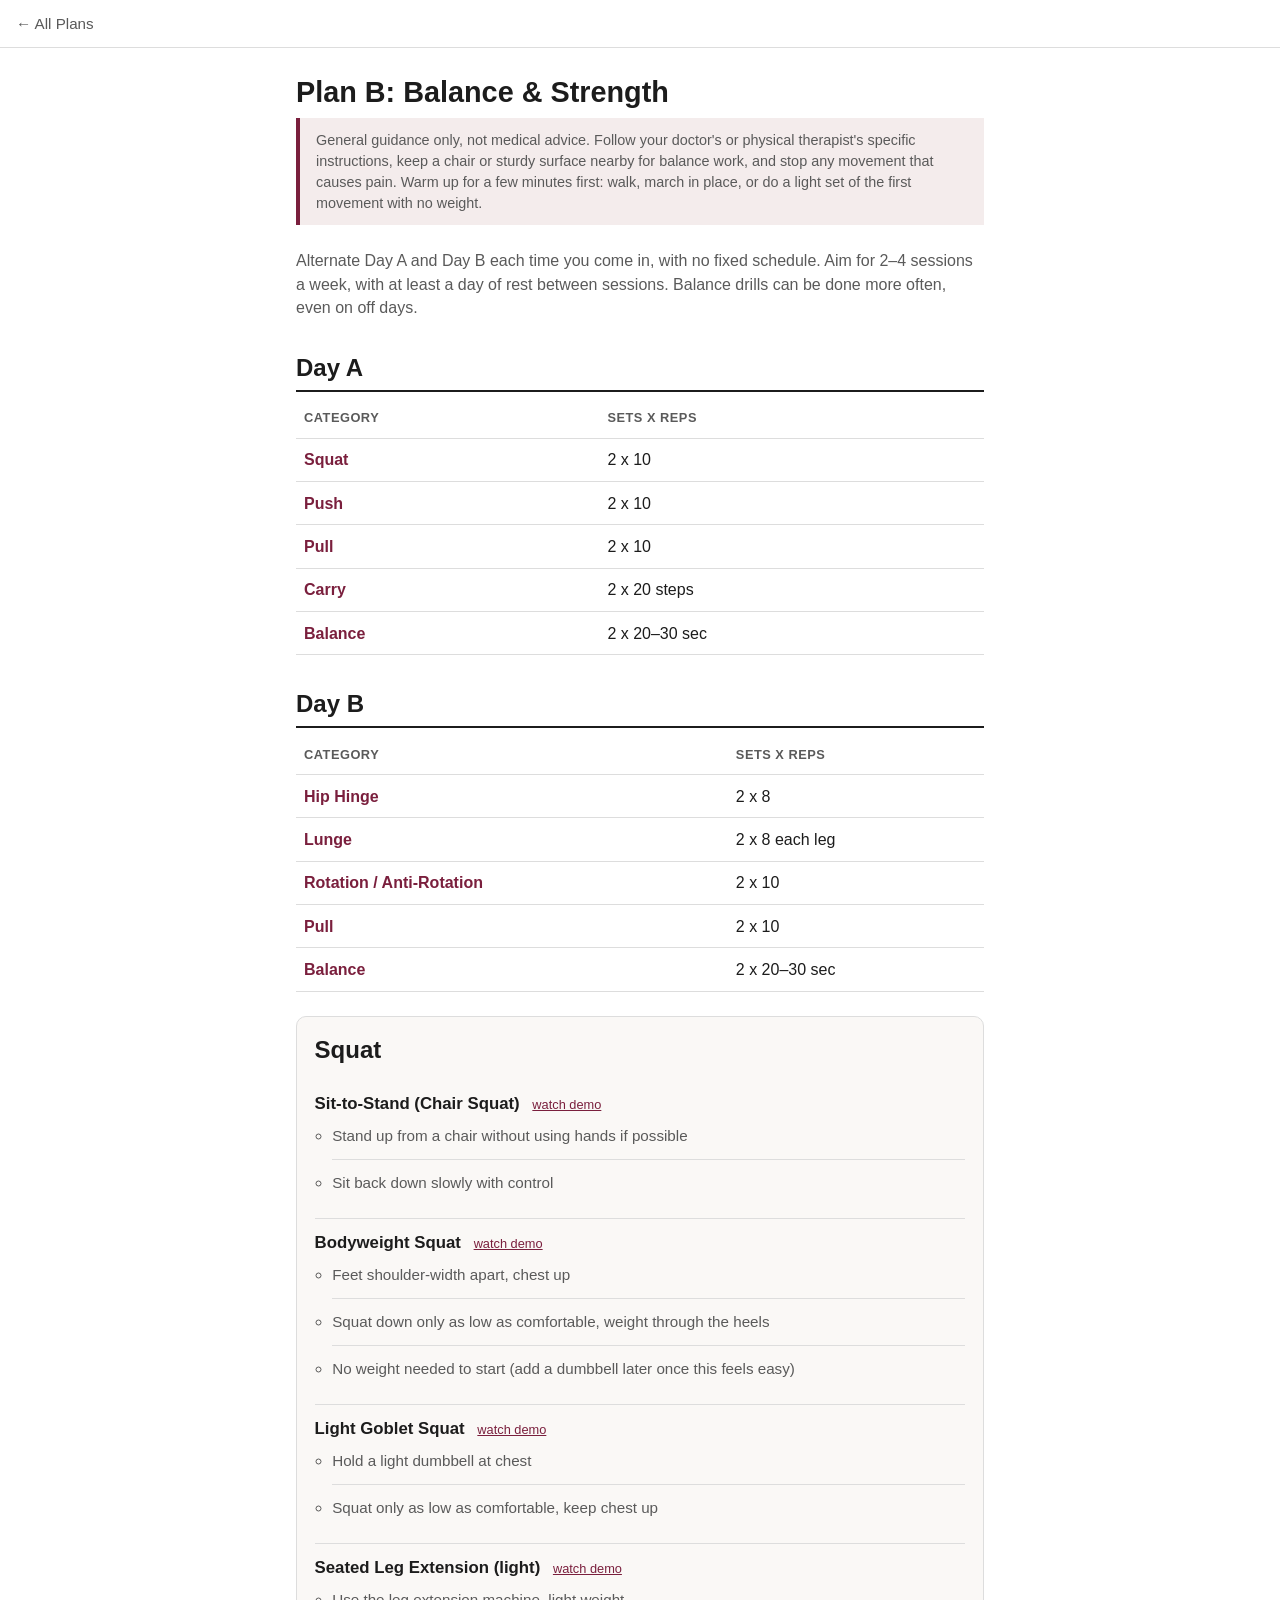
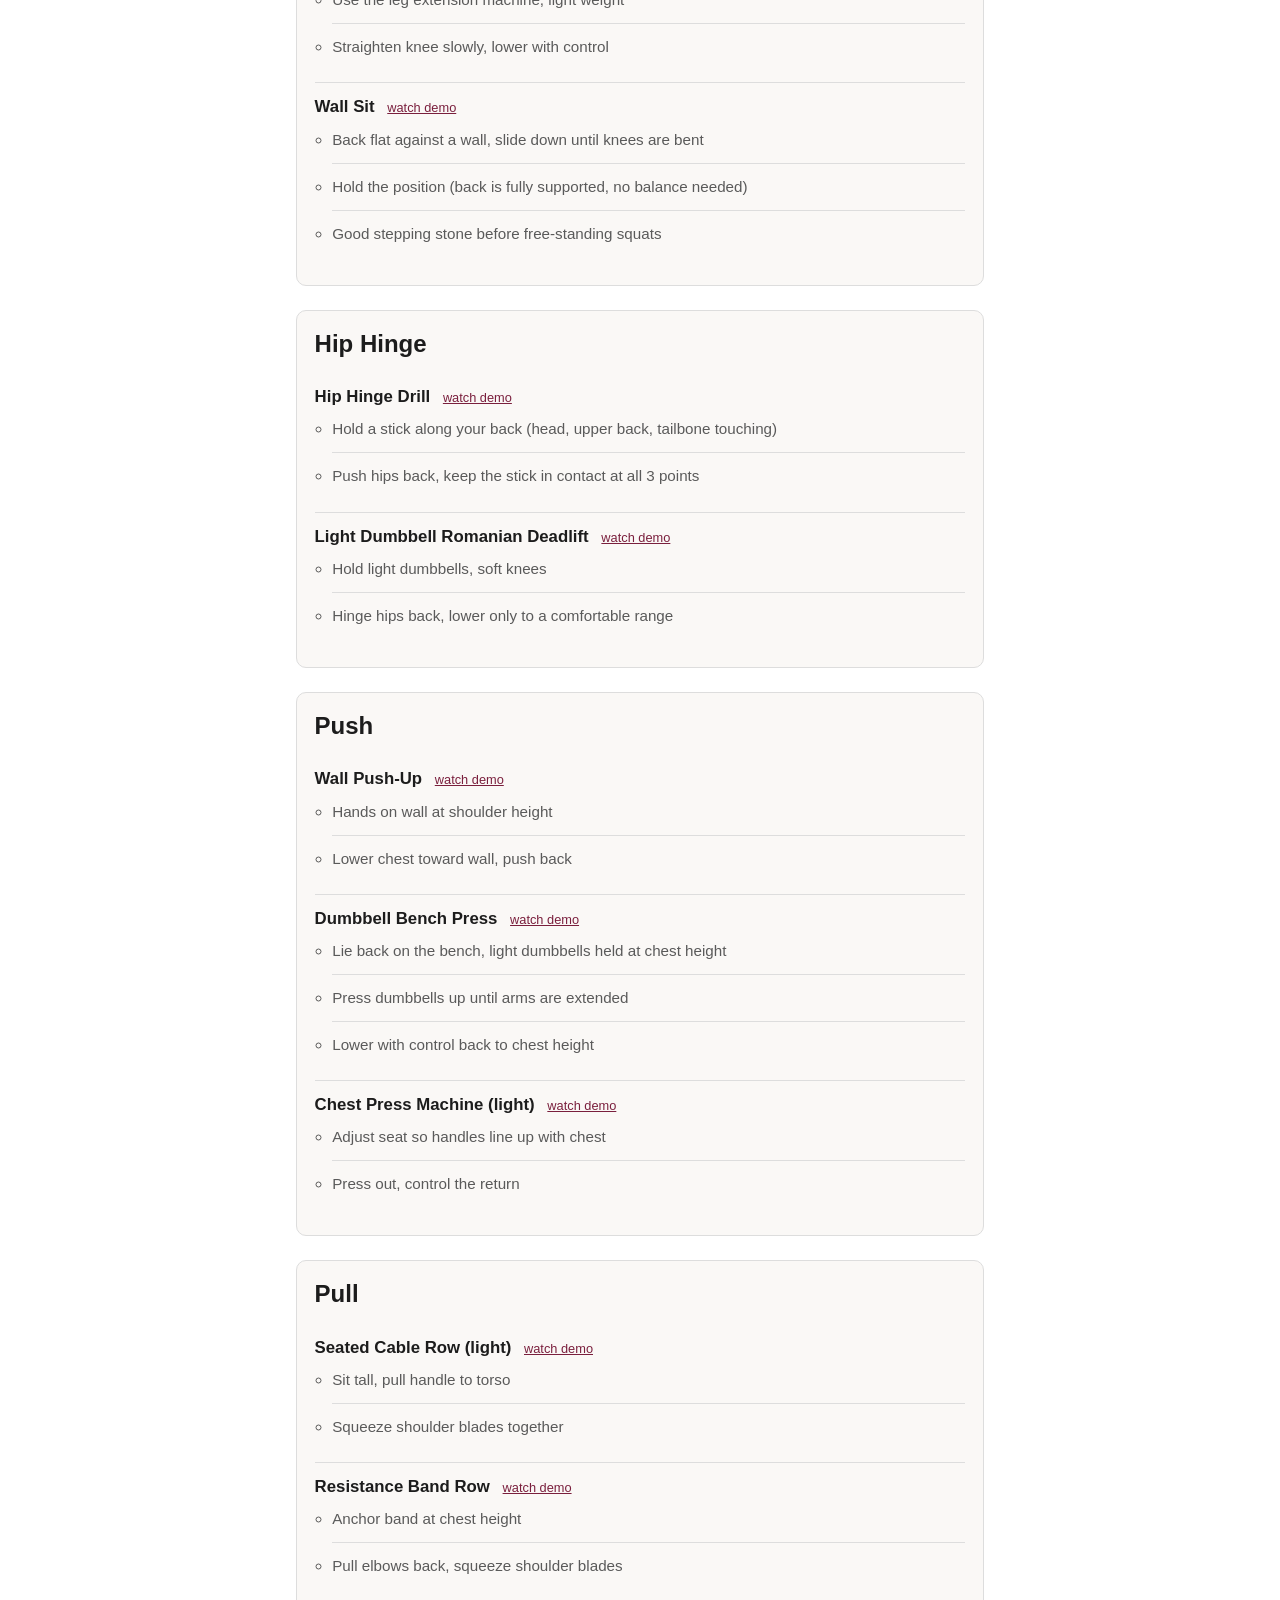
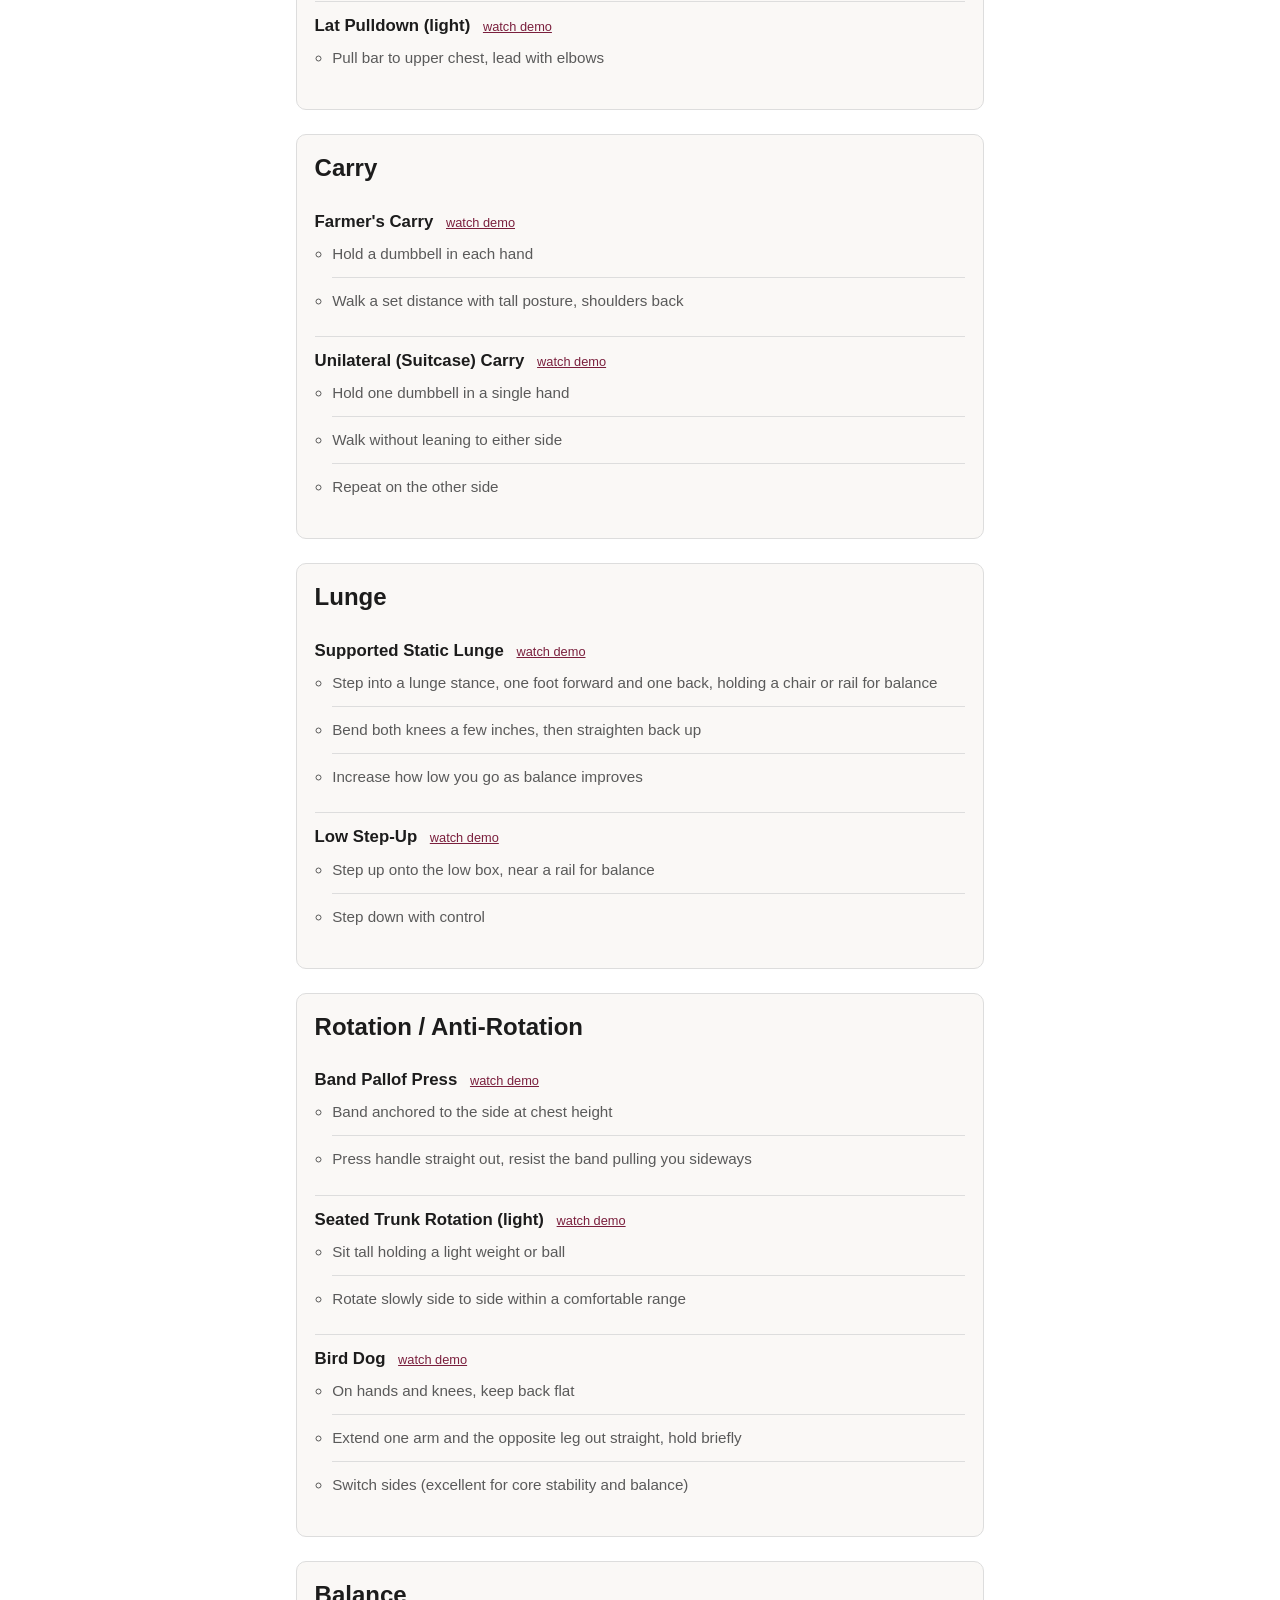
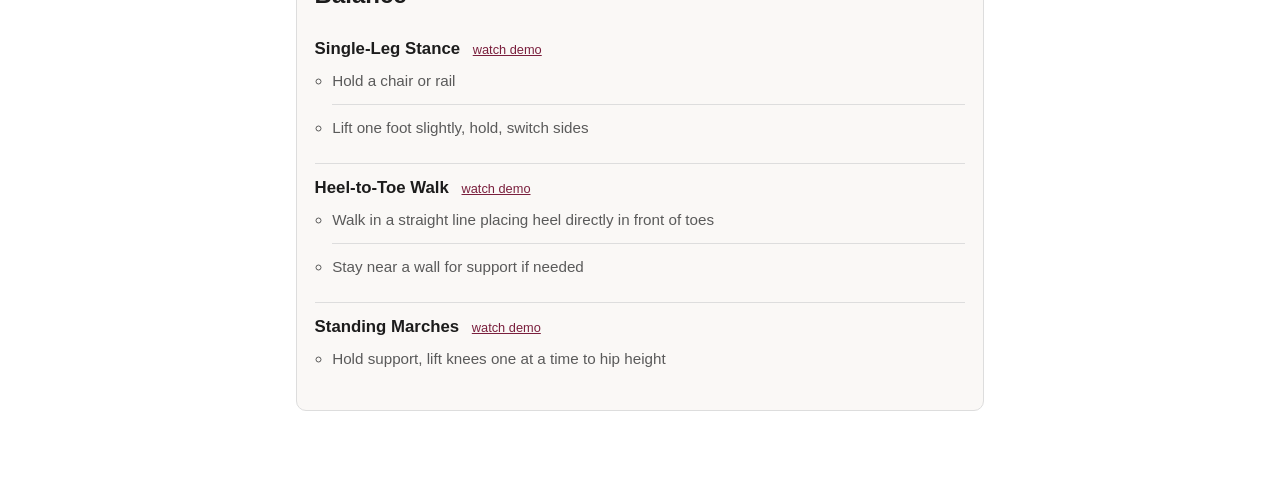
<file: plan-b.html>
<!doctype html>
<html lang="en">
<head>
  <meta charset="utf-8">
  <meta name="viewport" content="width=device-width, initial-scale=1">
  <title>Plan B: MoveMenu</title>
  <link rel="stylesheet" href="styles.css">
</head>
<body>
  <nav class="top no-print"><a href="index.html">&larr; All Plans</a></nav>
  <main>
    <h1>Plan B: Balance &amp; Strength</h1>
    <div class="disclaimer">
      General guidance only, not medical advice. Follow your doctor's or physical therapist's specific instructions, keep a chair or sturdy surface nearby for balance work, and stop any movement that causes pain. Warm up for a few minutes first: walk, march in place, or do a light set of the first movement with no weight.
    </div>
    <p class="tagline">Alternate Day A and Day B each time you come in, with no fixed schedule. Aim for 2&ndash;4 sessions a week, with at least a day of rest between sessions. Balance drills can be done more often, even on off days.</p>

    <h2 class="day-title">Day A</h2>
    <table class="split">
      <tr><th>Category</th><th>Sets x Reps</th></tr>
      <tr><td><a href="#squat">Squat</a></td><td>2 x 10</td></tr>
      <tr><td><a href="#push">Push</a></td><td>2 x 10</td></tr>
      <tr><td><a href="#pull">Pull</a></td><td>2 x 10</td></tr>
      <tr><td><a href="#carry">Carry</a></td><td>2 x 20 steps</td></tr>
      <tr><td><a href="#balance">Balance</a></td><td>2 x 20&ndash;30 sec</td></tr>
    </table>

    <h2 class="day-title">Day B</h2>
    <table class="split">
      <tr><th>Category</th><th>Sets x Reps</th></tr>
      <tr><td><a href="#hinge">Hip Hinge</a></td><td>2 x 8</td></tr>
      <tr><td><a href="#lunge">Lunge</a></td><td>2 x 8 each leg</td></tr>
      <tr><td><a href="#rotation">Rotation / Anti-Rotation</a></td><td>2 x 10</td></tr>
      <tr><td><a href="#pull">Pull</a></td><td>2 x 10</td></tr>
      <tr><td><a href="#balance">Balance</a></td><td>2 x 20&ndash;30 sec</td></tr>
    </table>

    <div class="card">
      <h2 id="squat">Squat</h2>
      <ul class="movement-list">
        <li>
          <h3>Sit-to-Stand (Chair Squat) <a class="demo-link" href="https://www.thepelvicpt.com/videos/sit-to-stand" target="_blank" rel="noopener">watch demo</a></h3>
          <ul><li>Stand up from a chair without using hands if possible</li><li>Sit back down slowly with control</li></ul>
        </li>
        <li>
          <h3>Bodyweight Squat <a class="demo-link" href="https://exrx.net/WeightExercises/Quadriceps/BWSquat" target="_blank" rel="noopener">watch demo</a></h3>
          <ul><li>Feet shoulder-width apart, chest up</li><li>Squat down only as low as comfortable, weight through the heels</li><li>No weight needed to start (add a dumbbell later once this feels easy)</li></ul>
        </li>
        <li>
          <h3>Light Goblet Squat <a class="demo-link" href="https://exrx.net/WeightExercises/Kettlebell/KBGobletSquat" target="_blank" rel="noopener">watch demo</a></h3>
          <ul><li>Hold a light dumbbell at chest</li><li>Squat only as low as comfortable, keep chest up</li></ul>
        </li>
        <li>
          <h3>Seated Leg Extension (light) <a class="demo-link" href="https://exrx.net/WeightExercises/Quadriceps/LVLegExtension" target="_blank" rel="noopener">watch demo</a></h3>
          <ul><li>Use the leg extension machine, light weight</li><li>Straighten knee slowly, lower with control</li></ul>
        </li>
        <li>
          <h3>Wall Sit <a class="demo-link" href="https://www.verywellfit.com/the-wall-sit-quad-exercise-3120741" target="_blank" rel="noopener">watch demo</a></h3>
          <ul><li>Back flat against a wall, slide down until knees are bent</li><li>Hold the position (back is fully supported, no balance needed)</li><li>Good stepping stone before free-standing squats</li></ul>
        </li>
      </ul>
    </div>

    <div class="card">
      <h2 id="hinge">Hip Hinge</h2>
      <ul class="movement-list">
        <li>
          <h3>Hip Hinge Drill <a class="demo-link" href="https://www.youtube.com/watch?v=45DQiwq4oKk" target="_blank" rel="noopener">watch demo</a></h3>
          <ul><li>Hold a stick along your back (head, upper back, tailbone touching)</li><li>Push hips back, keep the stick in contact at all 3 points</li></ul>
        </li>
        <li>
          <h3>Light Dumbbell Romanian Deadlift <a class="demo-link" href="https://exrx.net/WeightExercises/OlympicLifts/RomanianDeadlift" target="_blank" rel="noopener">watch demo</a></h3>
          <ul><li>Hold light dumbbells, soft knees</li><li>Hinge hips back, lower only to a comfortable range</li></ul>
        </li>
      </ul>
    </div>

    <div class="card">
      <h2 id="push">Push</h2>
      <ul class="movement-list">
        <li>
          <h3>Wall Push-Up <a class="demo-link" href="https://www.muscleandstrength.com/exercises/wall-push-up" target="_blank" rel="noopener">watch demo</a></h3>
          <ul><li>Hands on wall at shoulder height</li><li>Lower chest toward wall, push back</li></ul>
        </li>
        <li>
          <h3>Dumbbell Bench Press <a class="demo-link" href="https://exrx.net/WeightExercises/PectoralSternal/DBBenchPress" target="_blank" rel="noopener">watch demo</a></h3>
          <ul><li>Lie back on the bench, light dumbbells held at chest height</li><li>Press dumbbells up until arms are extended</li><li>Lower with control back to chest height</li></ul>
        </li>
        <li>
          <h3>Chest Press Machine (light) <a class="demo-link" href="https://exrx.net/WeightExercises/PectoralSternal/LVChestPress" target="_blank" rel="noopener">watch demo</a></h3>
          <ul><li>Adjust seat so handles line up with chest</li><li>Press out, control the return</li></ul>
        </li>
      </ul>
    </div>

    <div class="card">
      <h2 id="pull">Pull</h2>
      <ul class="movement-list">
        <li>
          <h3>Seated Cable Row (light) <a class="demo-link" href="https://exrx.net/WeightExercises/BackGeneral/CBSeatedRow" target="_blank" rel="noopener">watch demo</a></h3>
          <ul><li>Sit tall, pull handle to torso</li><li>Squeeze shoulder blades together</li></ul>
        </li>
        <li>
          <h3>Resistance Band Row <a class="demo-link" href="https://spotebi.com/exercise-guide/band-seated-row/" target="_blank" rel="noopener">watch demo</a></h3>
          <ul><li>Anchor band at chest height</li><li>Pull elbows back, squeeze shoulder blades</li></ul>
        </li>
        <li>
          <h3>Lat Pulldown (light) <a class="demo-link" href="https://exrx.net/WeightExercises/LatissimusDorsi/CBFrontPulldown" target="_blank" rel="noopener">watch demo</a></h3>
          <ul><li>Pull bar to upper chest, lead with elbows</li></ul>
        </li>
      </ul>
    </div>

    <div class="card">
      <h2 id="carry">Carry</h2>
      <ul class="movement-list">
        <li>
          <h3>Farmer's Carry <a class="demo-link" href="https://www.acefitness.org/resources/everyone/exercise-library/359/farmer-s-carry/" target="_blank" rel="noopener">watch demo</a></h3>
          <ul><li>Hold a dumbbell in each hand</li><li>Walk a set distance with tall posture, shoulders back</li></ul>
        </li>
        <li>
          <h3>Unilateral (Suitcase) Carry <a class="demo-link" href="https://www.acefitness.org/resources/everyone/exercise-library/389/suitcase-carry/" target="_blank" rel="noopener">watch demo</a></h3>
          <ul><li>Hold one dumbbell in a single hand</li><li>Walk without leaning to either side</li><li>Repeat on the other side</li></ul>
        </li>
      </ul>
    </div>

    <div class="card">
      <h2 id="lunge">Lunge</h2>
      <ul class="movement-list">
        <li>
          <h3>Supported Static Lunge <a class="demo-link" href="https://exrx.net/WeightExercises/Quadriceps/BWSplitSquat" target="_blank" rel="noopener">watch demo</a></h3>
          <ul><li>Step into a lunge stance, one foot forward and one back, holding a chair or rail for balance</li><li>Bend both knees a few inches, then straighten back up</li><li>Increase how low you go as balance improves</li></ul>
        </li>
        <li>
          <h3>Low Step-Up <a class="demo-link" href="https://exrx.net/WeightExercises/Quadriceps/BWStepUp" target="_blank" rel="noopener">watch demo</a></h3>
          <ul><li>Step up onto the low box, near a rail for balance</li><li>Step down with control</li></ul>
        </li>
      </ul>
    </div>

    <div class="card">
      <h2 id="rotation">Rotation / Anti-Rotation</h2>
      <ul class="movement-list">
        <li>
          <h3>Band Pallof Press <a class="demo-link" href="https://www.acefitness.org/resources/everyone/exercise-library/332/standing-anti-rotation-press/" target="_blank" rel="noopener">watch demo</a></h3>
          <ul><li>Band anchored to the side at chest height</li><li>Press handle straight out, resist the band pulling you sideways</li></ul>
        </li>
        <li>
          <h3>Seated Trunk Rotation (light) <a class="demo-link" href="https://exrx.net/WeightExercises/Obliques/LVTwist" target="_blank" rel="noopener">watch demo</a></h3>
          <ul><li>Sit tall holding a light weight or ball</li><li>Rotate slowly side to side within a comfortable range</li></ul>
        </li>
        <li>
          <h3>Bird Dog <a class="demo-link" href="https://exrx.net/WeightExercises/ErectorSpinae/BWBirdDog" target="_blank" rel="noopener">watch demo</a></h3>
          <ul><li>On hands and knees, keep back flat</li><li>Extend one arm and the opposite leg out straight, hold briefly</li><li>Switch sides (excellent for core stability and balance)</li></ul>
        </li>
      </ul>
    </div>

    <div class="card">
      <h2 id="balance">Balance</h2>
      <ul class="movement-list">
        <li>
          <h3>Single-Leg Stance <a class="demo-link" href="https://www.acefitness.org/resources/everyone/exercise-library/112/single-leg-stand/" target="_blank" rel="noopener">watch demo</a></h3>
          <ul><li>Hold a chair or rail</li><li>Lift one foot slightly, hold, switch sides</li></ul>
        </li>
        <li>
          <h3>Heel-to-Toe Walk <a class="demo-link" href="https://www.sitandbefit.org/heel-toe-walk-balance/" target="_blank" rel="noopener">watch demo</a></h3>
          <ul><li>Walk in a straight line placing heel directly in front of toes</li><li>Stay near a wall for support if needed</li></ul>
        </li>
        <li>
          <h3>Standing Marches <a class="demo-link" href="https://www.peak-physio.com.au/exercise/marching/" target="_blank" rel="noopener">watch demo</a></h3>
          <ul><li>Hold support, lift knees one at a time to hip height</li></ul>
        </li>
      </ul>
    </div>

  </main>
</body>
</html>
</file>
<file: styles.css>
:root {
  --ink: #1c1c1c;
  --muted: #5a5a5a;
  --line: #ddd;
  --accent: #7a1f3d;
  --card-bg: #faf8f6;
  --bg: #fff;
}

* { box-sizing: border-box; }

body {
  margin: 0;
  font-family: -apple-system, "Segoe UI", Roboto, Helvetica, Arial, sans-serif;
  color: var(--ink);
  background: var(--bg);
  line-height: 1.45;
}

main {
  max-width: 720px;
  margin: 0 auto;
  padding: 1.25rem 1rem 4rem;
}

nav.top {
  padding: 0.75rem 1rem;
  border-bottom: 1px solid var(--line);
}

nav.top a {
  color: var(--muted);
  text-decoration: none;
  font-size: 0.95rem;
}

h1 {
  margin: 0.25rem 0 0.25rem;
  font-size: 1.8rem;
}

.tagline {
  color: var(--muted);
  margin: 0 0 1rem;
}

.disclaimer {
  background: #f4ecec;
  border-left: 4px solid var(--accent);
  padding: 0.75rem 1rem;
  font-size: 0.9rem;
  color: var(--muted);
  margin-bottom: 1.5rem;
}

h2.day-title {
  margin-top: 2rem;
  margin-bottom: 0.5rem;
  border-bottom: 2px solid var(--ink);
  padding-bottom: 0.25rem;
}

table.split {
  width: 100%;
  border-collapse: collapse;
  margin-bottom: 1rem;
}

table.split th,
table.split td {
  text-align: left;
  padding: 0.6rem 0.5rem;
  border-bottom: 1px solid var(--line);
}

table.split th {
  font-size: 0.8rem;
  text-transform: uppercase;
  letter-spacing: 0.04em;
  color: var(--muted);
}

table.split a {
  color: var(--accent);
  text-decoration: none;
  font-weight: 600;
}

table.split a:hover,
table.split a:active {
  text-decoration: underline;
}

.card {
  background: var(--card-bg);
  border: 1px solid var(--line);
  border-radius: 10px;
  padding: 1rem 1.1rem;
  margin: 1.5rem 0;
}

.card h2 {
  margin-top: 0;
  scroll-margin-top: 0.5rem;
}

.movement-list {
  list-style: none;
  margin: 0;
  padding: 0;
}

.movement-list li {
  padding: 0.75rem 0;
  border-top: 1px solid var(--line);
}

.movement-list li:first-child {
  border-top: none;
  padding-top: 0.25rem;
}

.movement-list h3 {
  margin: 0 0 0.3rem;
  font-size: 1.05rem;
}

.demo-link {
  font-size: 0.8rem;
  font-weight: 400;
  color: var(--accent);
  margin-left: 0.5rem;
  white-space: nowrap;
}

.movement-list ul {
  margin: 0;
  padding-left: 1.1rem;
  color: var(--muted);
  font-size: 0.95rem;
}

.equipment-grid {
  display: grid;
  grid-template-columns: repeat(2, 1fr);
  gap: 0.75rem;
  margin: 1rem 0;
}

.equipment-grid figure {
  margin: 0;
}

.equipment-grid img {
  width: 100%;
  height: auto;
  border-radius: 8px;
  display: block;
}

.equipment-grid figcaption {
  font-size: 0.8rem;
  color: var(--muted);
  margin-top: 0.25rem;
  text-align: center;
}

.splash {
  text-align: center;
  padding-top: 3rem;
}

.splash a.plan-link {
  display: block;
  margin: 1.25rem auto;
  max-width: 360px;
  padding: 1.25rem;
  border-radius: 12px;
  border: 2px solid var(--ink);
  color: var(--ink);
  text-decoration: none;
  font-size: 1.25rem;
  font-weight: 700;
}

.splash a.plan-link:active {
  background: var(--card-bg);
}

.splash p.sub {
  color: var(--muted);
  font-size: 0.95rem;
}

@media (min-width: 640px) {
  .equipment-grid {
    grid-template-columns: repeat(3, 1fr);
  }
}

@media print {
  nav.top, .no-print {
    display: none;
  }

  body {
    font-size: 12pt;
  }

  main {
    max-width: 100%;
    padding: 0;
  }

  .card {
    background: none;
    border: 1px solid #999;
    break-inside: avoid;
    page-break-inside: avoid;
  }

  table.split {
    break-inside: avoid;
    page-break-inside: avoid;
  }

  a {
    color: #000 !important;
    text-decoration: underline;
  }

  a.demo-link::after {
    content: " (" attr(href) ")";
    font-size: 0.75rem;
  }
}
</file>
